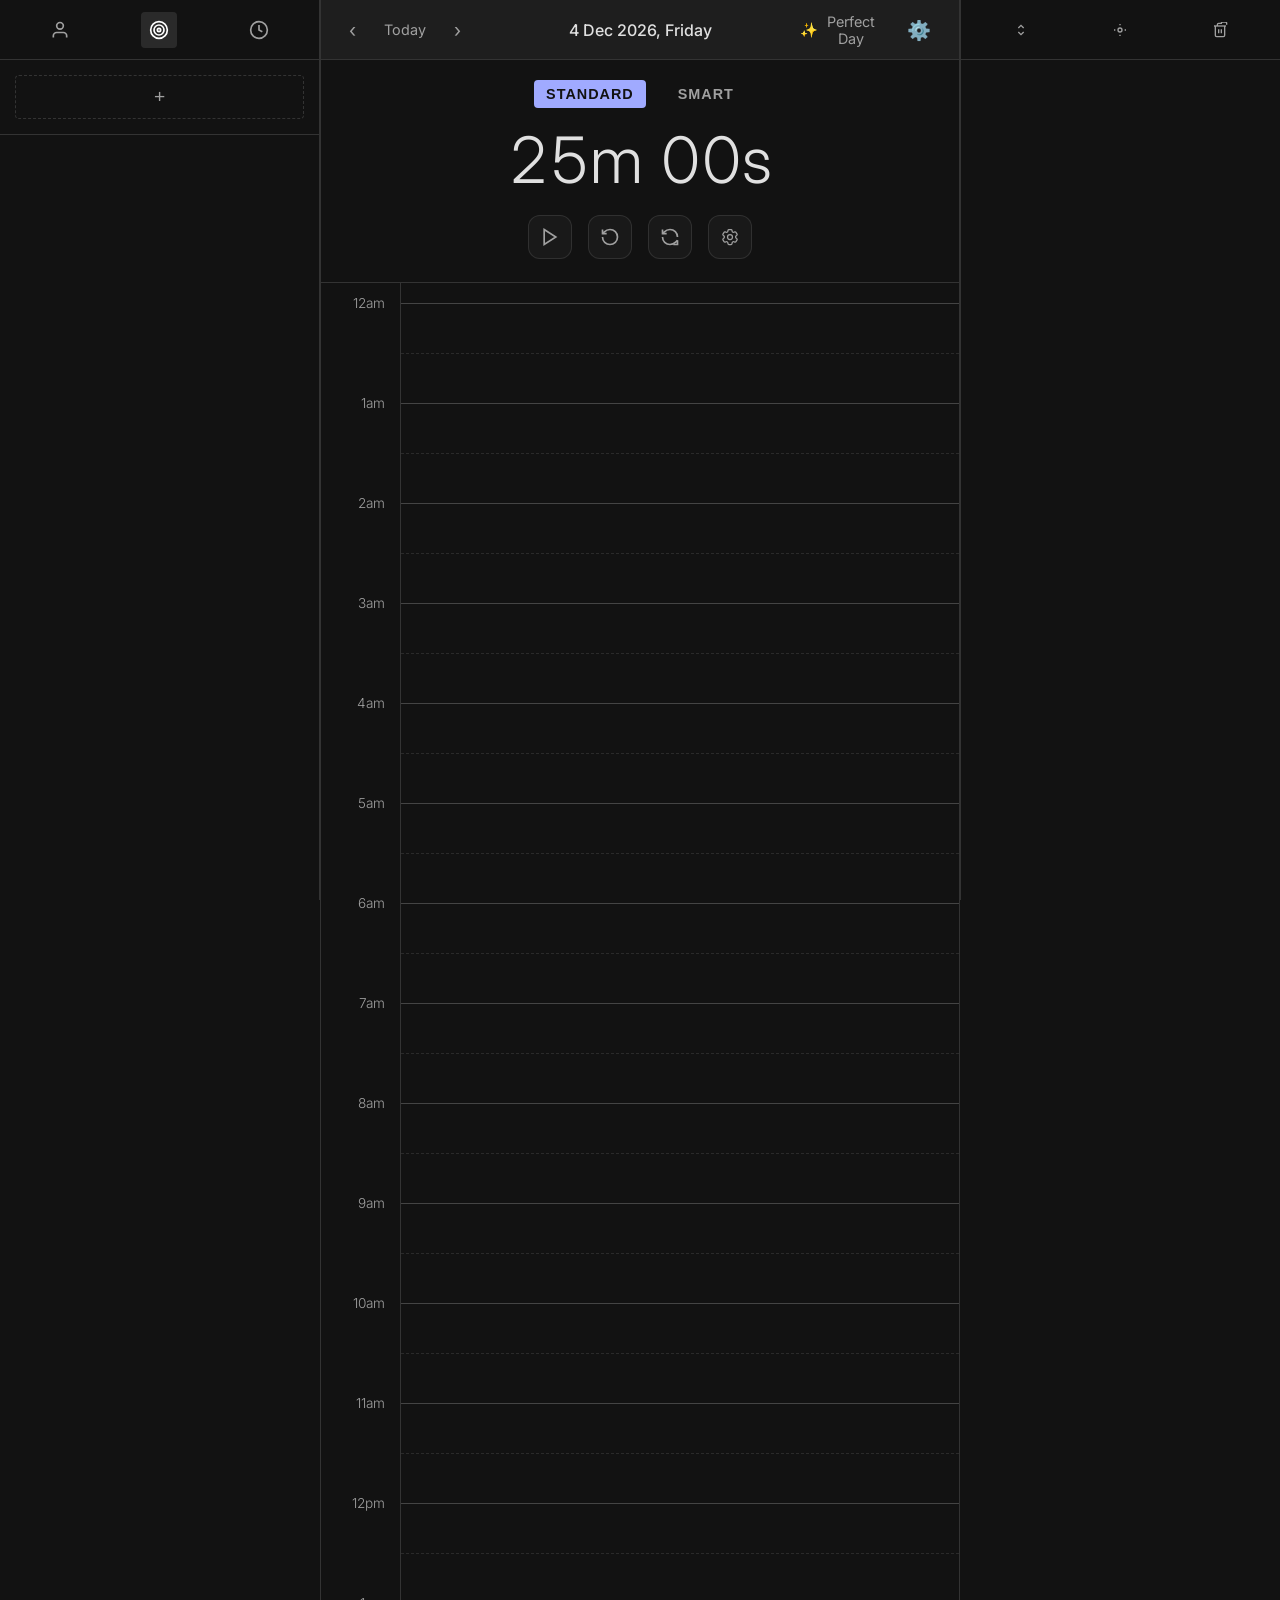
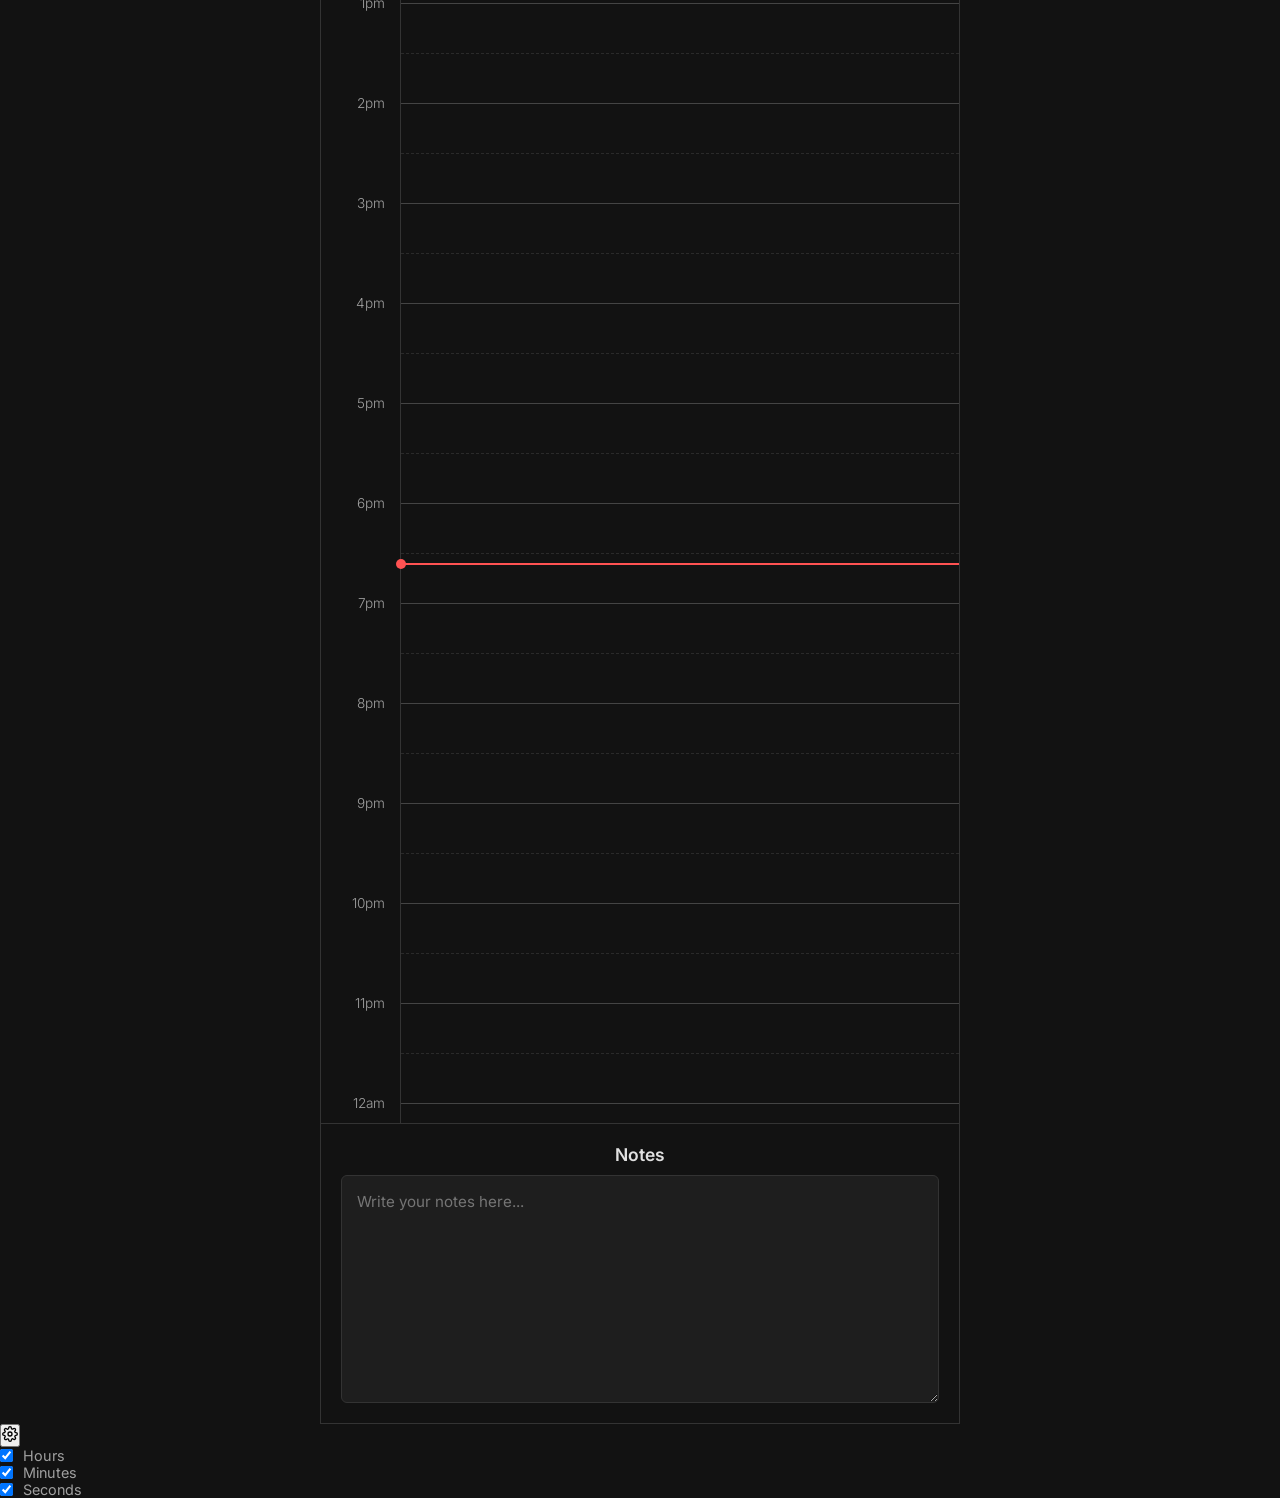
<file: index.html>
<!DOCTYPE html>
<html lang="en">

<head>
    <meta charset="UTF-8">
    <meta name="viewport" content="width=device-width, initial-scale=1.0">
    <title>Minimal Timeline</title>
    <link href="https://fonts.googleapis.com/css2?family=Inter:wght@300;400;500;600&display=swap" rel="stylesheet">

    <!-- CSS Modules -->
    <link rel="stylesheet" href="css/variables.css">
    <link rel="stylesheet" href="style.css">
    <link rel="stylesheet" href="css/components.css">
    <link rel="stylesheet" href="css/panel.css">
    <link rel="stylesheet" href="css/breakdown.css">
    <link rel="stylesheet" href="css/pomodoro.css">
    <link rel="stylesheet" href="css/countdown.css">
</head>

<body>
    <!-- Lock Screen Overlay -->
    <div id="lock-screen">
        <div class="lock-logo">M</div>
        <input type="password" id="lock-input" class="lock-input">
    </div>

    <!-- Panel Column (Left) -->
    <div id="panel-column" class="panel-column">
        <div class="panel-nav">
            <button id="panel-btn-profile" class="panel-nav-btn" title="Profile (Lock)">
                <svg width="20" height="20" viewBox="0 0 24 24" fill="none" stroke="currentColor" stroke-width="2">
                    <path d="M20 21v-2a4 4 0 0 0-4-4H8a4 4 0 0 0-4 4v2"></path>
                    <circle cx="12" cy="7" r="4"></circle>
                </svg>
            </button>
            <button id="panel-btn-ultimate" class="panel-nav-btn active" title="Ultimate (Goals)">
                <svg width="20" height="20" viewBox="0 0 24 24" fill="none" stroke="currentColor" stroke-width="2">
                    <circle cx="12" cy="12" r="10"></circle>
                    <circle cx="12" cy="12" r="6"></circle>
                    <circle cx="12" cy="12" r="2"></circle>
                </svg>
            </button>
            <button id="panel-btn-countdown" class="panel-nav-btn" title="Countdown">
                <svg width="20" height="20" viewBox="0 0 24 24" fill="none" stroke="currentColor" stroke-width="2">
                    <circle cx="12" cy="12" r="10"></circle>
                    <polyline points="12 6 12 12 16 14"></polyline>
                </svg>
            </button>
        </div>
        <div id="panel-content" class="panel-content">
            <!-- Content injected by JS -->
        </div>
    </div>

    <!-- Breakdown Column (Right) -->
    <div id="breakdown-column" class="breakdown-column">
        <div class="breakdown-nav">
            <button id="bd-btn-collapse-all" class="bd-nav-btn" title="Collapse/Expand All">
                <svg width="16" height="16" viewBox="0 0 24 24" fill="none" stroke="currentColor" stroke-width="2">
                    <path d="M8 9l4-4 4 4m0 6l-4 4-4-4"></path>
                </svg>
            </button>
            <button id="bd-btn-focus" class="bd-nav-btn" title="Focus Current Task">
                <svg width="16" height="16" viewBox="0 0 24 24" fill="none" stroke="currentColor" stroke-width="2">
                    <circle cx="12" cy="12" r="3"></circle>
                    <path d="M12 5v-2m0 18v-2m7-7h2m-18 0h2"></path>
                </svg>
            </button>
            <button id="bd-btn-delete-completed" class="bd-nav-btn" title="Delete Completed Cards">
                <svg width="16" height="16" viewBox="0 0 24 24" fill="none" stroke="currentColor" stroke-width="2">
                    <polyline points="3 6 5 6 21 6"></polyline>
                    <path
                        d="M19 6v14a2 2 0 0 1-2 2H7a2 2 0 0 1-2-2V6m3 0V4a2 2 0 0 1 2-2h4a2 2 0 0 1 2-2h4a2 2 0 0 1 2 2v2">
                    </path>
                    <line x1="10" y1="11" x2="10" y2="17"></line>
                    <line x1="14" y1="11" x2="14" y2="17"></line>
                </svg>
            </button>
        </div>
        <div id="breakdown-content" class="breakdown-content"></div>
    </div>

    <!-- Main Content Wrapper -->
    <main id="main-content">
        <header>
            <div class="nav-left">
                <button class="nav-btn icon-btn" id="prev-day">‹</button>
                <button class="nav-btn text-btn" id="today-btn">Today</button>
                <button class="nav-btn icon-btn" id="next-day">›</button>
            </div>
            <div class="nav-center">
                <div id="current-date-display"></div>
            </div>
            <div class="nav-right">
                <div class="dropdown-container">
                    <button class="nav-btn text-btn" id="perfect-day-btn">
                        <span class="icon">✨</span> Perfect Day
                    </button>
                    <div class="dropdown-menu" id="perfect-day-menu">
                        <div class="dropdown-item" id="pd-save">Save "Perfect Day"</div>
                        <div class="dropdown-item" id="pd-load">Load "Perfect Day"</div>
                        <div class="dropdown-item danger" id="pd-delete">Delete "Perfect Day"</div>
                    </div>
                </div>
                <div class="dropdown-container">
                    <button class="nav-btn icon-btn" id="settings-btn">⚙️</button>
                    <div class="dropdown-menu" id="settings-menu">
                        <div class="dropdown-item danger" id="clear-day">Clear all tasks for today</div>
                        <div class="dropdown-divider"></div>
                        <div class="dropdown-item color-picker-row">
                            <input type="color" id="color-picker-grey" value="#424242" title="Grey">
                            <input type="color" id="color-picker-orange" value="#d87d4a" title="Orange">
                            <input type="color" id="color-picker-green" value="#50c878" title="Green">
                            <input type="color" id="color-picker-blue" value="#4a90e2" title="Blue">
                        </div>
                        <div class="dropdown-divider"></div>
                        <div class="dropdown-item" id="export-data">Export Data (Backup)</div>
                        <div class="dropdown-item" id="import-data">Import Data (Restore)</div>
                        <input type="file" id="import-file" accept=".json" style="display: none;">
                    </div>
                </div>
            </div>
        </header>

        <!-- Pomodoro Section -->
        <section id="pomodoro-section" class="section-container">
            <div class="pomodoro-container">
                <div class="pomodoro-tabs">
                    <button class="tab-btn active" id="pomo-tab-standard">STANDARD</button>
                    <button class="tab-btn" id="pomo-tab-smart">SMART</button>
                </div>

                <div class="timer-display-container">
                    <div class="timer-time" id="timer-display">25m 00s</div>
                </div>

                <div class="timer-bottom-wrapper">
                    <div class="timer-task" id="timer-task-title"></div>

                    <div class="timer-controls" id="timer-controls">
                        <button class="control-icon-btn" id="pomo-btn-toggle" title="Start/Pause">
                            <svg width="24" height="24" viewBox="0 0 24 24" fill="none" stroke="currentColor"
                                stroke-width="2">
                                <polygon points="5 3 19 12 5 21 5 3"></polygon>
                            </svg>
                        </button>
                        <button class="control-icon-btn" id="pomo-btn-reset" title="Reset">
                            <svg width="24" height="24" viewBox="0 0 24 24" fill="none" stroke="currentColor"
                                stroke-width="2">
                                <path d="M3 12a9 9 0 1 0 9-9 9.75 9.75 0 0 0-6.74 2.74L3 8"></path>
                                <path d="M3 3v5h5"></path>
                            </svg>
                        </button>
                        <button class="control-icon-btn" id="pomo-btn-switch" title="Switch Work/Break">
                            <svg width="24" height="24" viewBox="0 0 24 24" fill="none" stroke="currentColor"
                                stroke-width="2">
                                <path d="M21 12a9 9 0 0 0-9-9 9.75 9.75 0 0 0-6.74 2.74L3 8"></path>
                                <path d="M3 3v5h5"></path>
                                <path d="M3 12a9 9 0 0 0 9 9 9.75 9.75 0 0 0 6.74-2.74L21 16"></path>
                                <path d="M16 21h5v-5"></path>
                            </svg>
                        </button>
                        <button class="control-icon-btn" id="pomo-btn-settings" title="Settings">
                            <svg width="24" height="24" viewBox="0 0 24 24" fill="none" stroke="currentColor"
                                stroke-width="1.5">
                                <path stroke-linecap="round" stroke-linejoin="round"
                                    d="M9.594 3.94c.09-.542.56-.94 1.11-.94h2.593c.55 0 1.02.398 1.11.94l.213 1.281c.063.374.313.686.645.87.074.04.147.083.22.127.324.196.72.257 1.075.124l1.217-.456a1.125 1.125 0 011.37.49l1.296 2.247a1.125 1.125 0 01-.26 1.431l-1.003.827c-.293.24-.438.613-.431.992a6.759 6.759 0 010 .255c-.007.378.138.75.43.99l1.005.828c.424.35.534.954.26 1.43l-1.298 2.247a1.125 1.125 0 01-1.369.491l-1.217-.456c-.355-.133-.75-.072-1.076.124a6.57 6.57 0 01-.22.128c-.331.183-.581.495-.644.869l-.213 1.28c-.09.543-.56.941-1.11.941h-2.594c-.55 0-1.02-.398-1.11-.94l-.213-1.281c-.062-.374-.312-.686-.644-.87a6.52 6.52 0 01-.22-.127c-.325-.196-.72-.257-1.076-.124l-1.217.456a1.125 1.125 0 01-1.369-.49l-1.297-2.247a1.125 1.125 0 01.26-1.431l1.004-.827c.292-.24.437-.613.43-.992a6.932 6.932 0 010-.255c.007-.378-.138-.75-.43-.99l-1.004-.828a1.125 1.125 0 01-.26-1.43l1.297-2.247a1.125 1.125 0 011.37-.491l1.216.456c.356.133.751.072 1.076-.124.072-.044.146-.087.22-.128.332-.183.582-.495.644-.869l.214-1.281z" />
                                <path stroke-linecap="round" stroke-linejoin="round"
                                    d="M15 12a3 3 0 11-6 0 3 3 0 016 0z" />
                            </svg>
                        </button>
                    </div>
                </div>
            </div>
        </section>

        <!-- Timeline Section -->
        <section id="timeline-section" class="app-container">
            <div class="time-column" id="time-column">
                <!-- Time labels generated by JS -->
            </div>
            <div class="timeline-column" id="timeline-column">
                <div id="current-time-line" class="current-time-line"></div>
                <div id="grid-background" class="grid-background">
                    <!-- Grid lines generated by JS -->
                </div>
                <div id="tasks-container" class="tasks-container">
                    <!-- Tasks injected here -->
                </div>
            </div>
        </section>

        <!-- Notes Section -->
        <section id="notes-section" class="section-container">
            <div class="notes-container">
                <h3 class="notes-header">Notes</h3>
                <textarea id="notes-input" class="notes-input" placeholder="Write your notes here..."></textarea>
            </div>
        </section>
    </main>

    <!-- Pomodoro Settings Modal -->
    <div id="pomo-settings-modal" class="modal">
        <div class="modal-content">
            <h3 style="margin-bottom: 20px; color: var(--text-primary);">Timer Settings</h3>
            <div style="margin-bottom: 15px;">
                <label style="display: block; color: var(--text-secondary); margin-bottom: 8px;">Work Duration
                    (minutes)</label>
                <input type="number" id="pomo-setting-work" value="25" min="1" max="60"
                    style="width: 100%; padding: 8px; background: #333; border: 1px solid #444; color: white; border-radius: 4px;">
            </div>
            <div style="margin-bottom: 24px;">
                <label style="display: block; color: var(--text-secondary); margin-bottom: 8px;">Break Duration
                    (minutes)</label>
                <input type="number" id="pomo-setting-break" value="5" min="1" max="60"
                    style="width: 100%; padding: 8px; background: #333; border: 1px solid #444; color: white; border-radius: 4px;">
            </div>
            <div style="margin-bottom: 24px; display: flex; align-items: center; gap: 10px;">
                <input type="checkbox" id="pomo-setting-auto" checked
                    style="width: 16px; height: 16px; cursor: pointer;">
                <label for="pomo-setting-auto" style="color: var(--text-secondary); cursor: pointer;">Auto-start next
                    timer</label>
            </div>
            <div class="modal-actions">
                <button class="modal-btn cancel" id="pomo-settings-cancel">Cancel</button>
                <button class="modal-btn confirm" id="pomo-settings-save">Save</button>
            </div>
        </div>
    </div>

    <!-- Confirmation Modal -->
    <div id="confirm-modal" class="modal">
        <div class="modal-content">
            <p id="modal-message">Are you sure?</p>
            <div class="modal-actions">
                <button class="modal-btn cancel" id="modal-cancel">Cancel</button>
                <button class="modal-btn confirm" id="modal-confirm">Confirm</button>
            </div>
        </div>
    </div>

    <!-- Countdown Card -->
    <div id="countdown-card">
        <div class="countdown-header">
            <button id="countdown-settings-btn" class="countdown-settings-btn" title="Settings">
                <svg width="16" height="16" viewBox="0 0 24 24" fill="none" stroke="currentColor" stroke-width="2">
                    <circle cx="12" cy="12" r="3"></circle>
                    <path
                        d="M19.4 15a1.65 1.65 0 0 0 .33 1.82l.06.06a2 2 0 0 1 0 2.83 2 2 0 0 1-2.83 0l-.06-.06a1.65 1.65 0 0 0-1.82-.33 1.65 1.65 0 0 0-1 1.51V21a2 2 0 0 1-2 2 2 2 0 0 1-2-2v-.09A1.65 1.65 0 0 0 9 19.4a1.65 1.65 0 0 0-1.82.33l-.06.06a2 2 0 0 1-2.83 0 2 2 0 0 1 0-2.83l.06-.06a1.65 1.65 0 0 0 .33-1.82 1.65 1.65 0 0 0-1.51-1H3a2 2 0 0 1-2-2 2 2 0 0 1 2-2h.09A1.65 1.65 0 0 0 4.6 9a1.65 1.65 0 0 0-.33-1.82l-.06-.06a2 2 0 0 1 0-2.83 2 2 0 0 1 2.83 0l.06.06a1.65 1.65 0 0 0 1.82.33H9a1.65 1.65 0 0 0 1-1.51V3a2 2 0 0 1 2-2 2 2 0 0 1 2 2v.09a1.65 1.65 0 0 0 1 1.51 1.65 1.65 0 0 0 1.82-.33l.06-.06a2 2 0 0 1 2.83 0 2 2 0 0 1 0 2.83l-.06.06a1.65 1.65 0 0 0-.33 1.82V9a1.65 1.65 0 0 0 1.51 1H21a2 2 0 0 1 2 2 2 2 0 0 1-2 2h-.09a1.65 1.65 0 0 0-1.51 1z">
                    </path>
                </svg>
            </button>
            <div id="countdown-settings-menu" class="countdown-settings-menu">
                <label class="countdown-option">
                    <input type="checkbox" id="cd-opt-hours" checked> Hours
                </label>
                <label class="countdown-option">
                    <input type="checkbox" id="cd-opt-minutes" checked> Minutes
                </label>
                <label class="countdown-option">
                    <input type="checkbox" id="cd-opt-seconds" checked> Seconds
                </label>
            </div>
        </div>
        <div id="countdown-display" class="countdown-display">
            <!-- Injected by JS -->
        </div>
    </div>

    <!-- JS Modules (Order Matters) -->
    <script src="js/constants.js"></script>
    <script src="js/state.js"></script>
    <script src="js/utils.js"></script>
    <script src="js/modal.js"></script>
    <script src="js/nav.js"></script>
    <script src="js/pomodoro.js"></script>
    <script src="js/timeline.js"></script>
    <script src="js/breakdown.js"></script>
    <script src="js/notes.js"></script>
    <script src="js/panel.js"></script>
    <script src="js/ultimate.js"></script>
    <script src="js/client.js"></script>
    <script src="js/countdown.js"></script>
    <script src="js/perfectday.js"></script>
    <script src="js/app.js"></script>
</body>

</html>
</file>
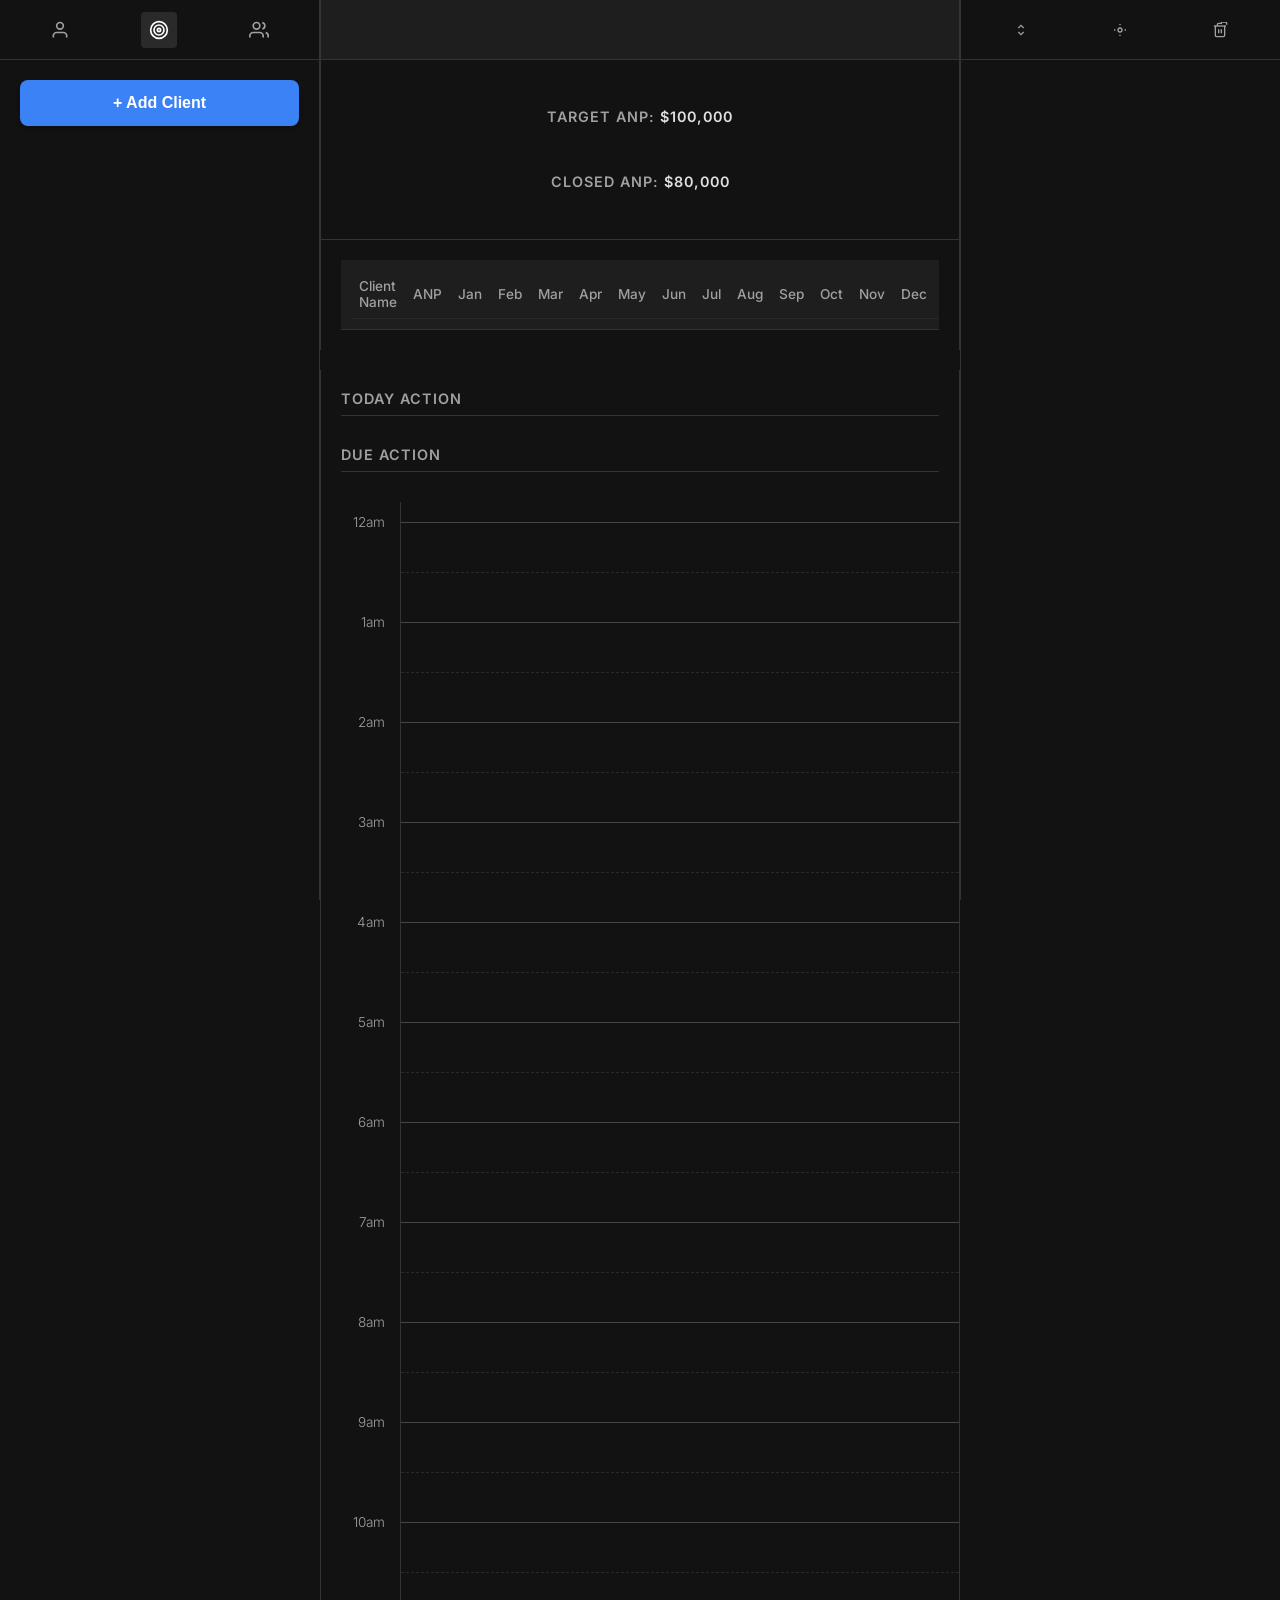
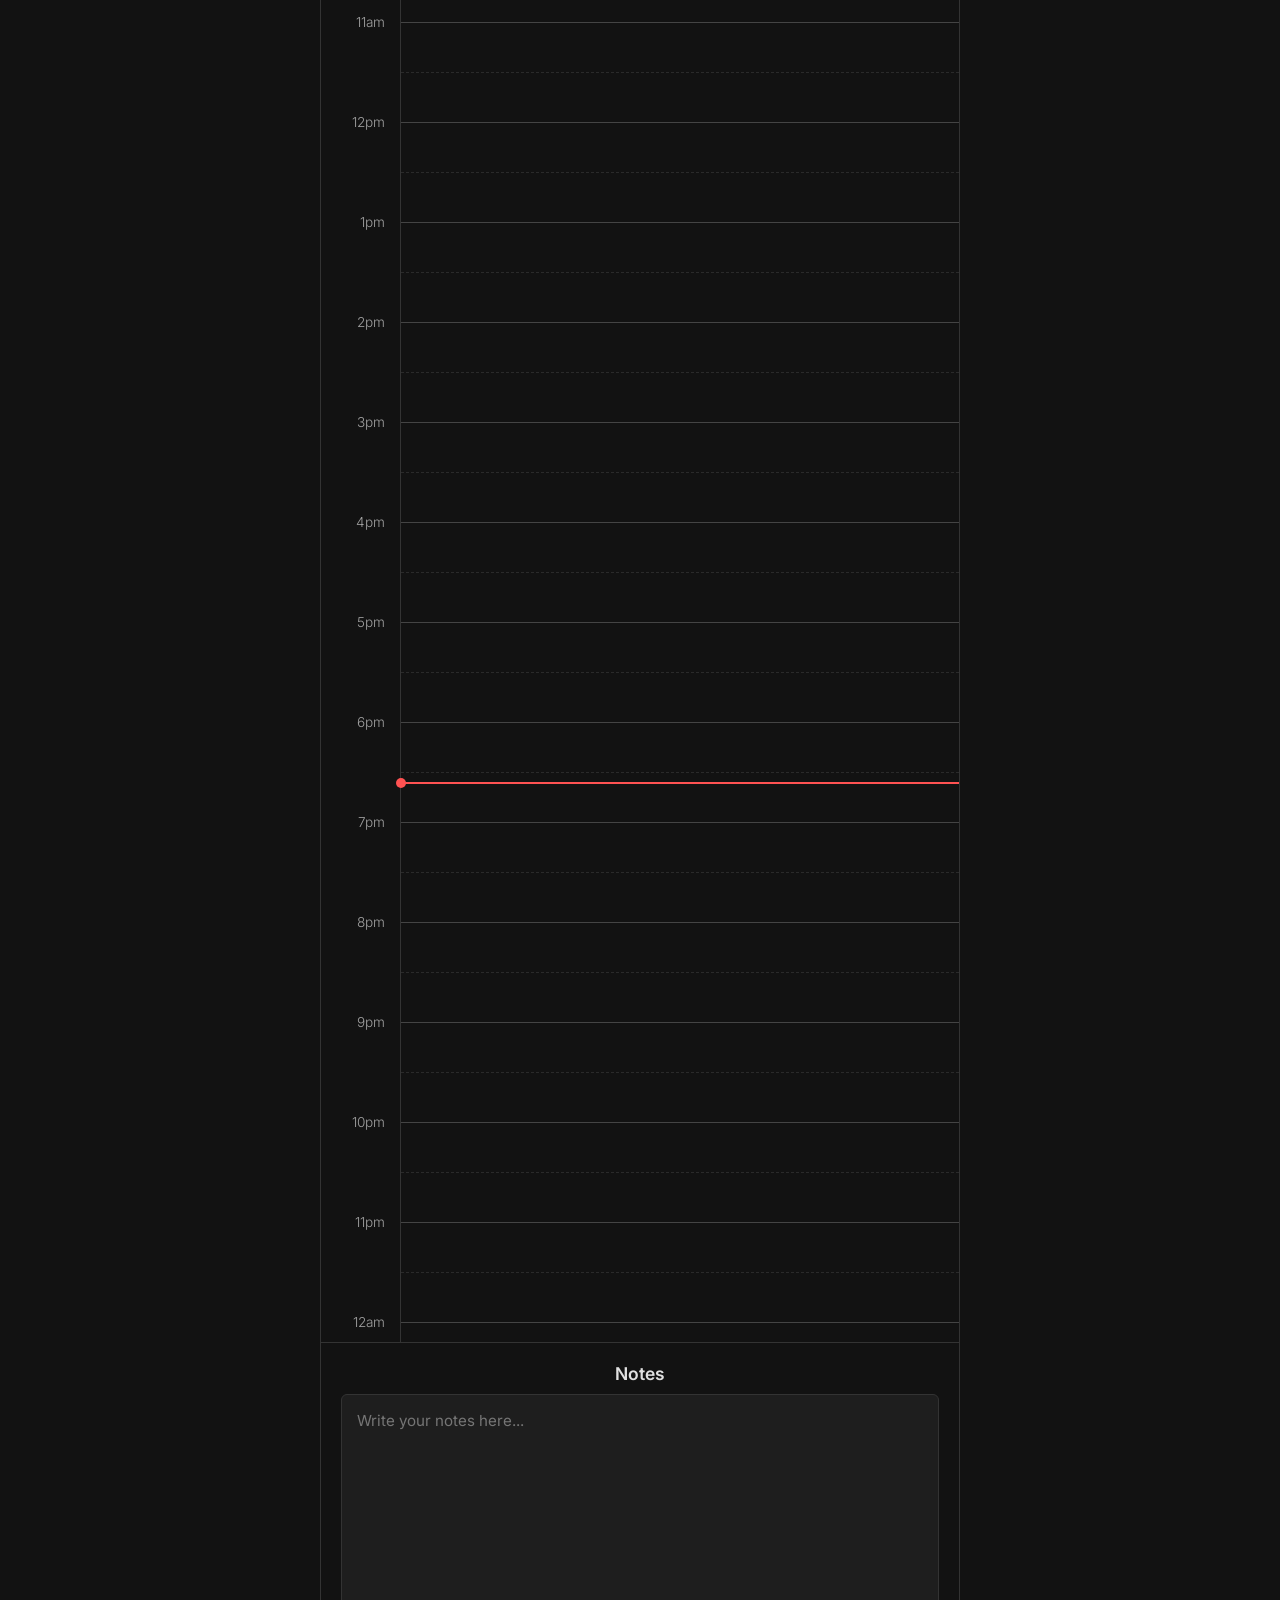
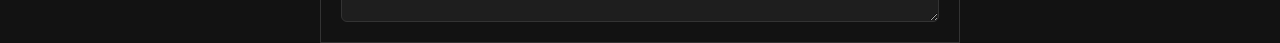
<file: avatar.html>
<!DOCTYPE html>
<html lang="en">

<head>
    <meta charset="UTF-8">
    <meta name="viewport" content="width=device-width, initial-scale=1.0">
    <title>Minimal Timeline</title>
    <link href="https://fonts.googleapis.com/css2?family=Inter:wght@300;400;500;600&display=swap" rel="stylesheet">

    <!-- CSS Modules -->
    <link rel="stylesheet" href="css/variables.css">
    <link rel="stylesheet" href="style.css">
    <link rel="stylesheet" href="css/components.css">
    <link rel="stylesheet" href="css/panel.css">
    <link rel="stylesheet" href="css/breakdown.css">
    <link rel="stylesheet" href="css/pomodoro.css">
    <link rel="stylesheet" href="css/client.css">
</head>

<body>
    <!-- Lock Screen Overlay -->
    <div id="lock-screen">
        <div class="lock-logo">S E E D</div>
        <input type="password" id="lock-input" class="lock-input">
    </div>

    <!-- Panel Column (Left) -->
    <div id="panel-column" class="panel-column">
        <div class="panel-nav">
            <button id="panel-btn-profile" class="panel-nav-btn" title="Profile (Lock)">
                <svg width="20" height="20" viewBox="0 0 24 24" fill="none" stroke="currentColor" stroke-width="2">
                    <path d="M20 21v-2a4 4 0 0 0-4-4H8a4 4 0 0 0-4 4v2"></path>
                    <circle cx="12" cy="7" r="4"></circle>
                </svg>
            </button>
            <button id="panel-btn-ultimate" class="panel-nav-btn active" title="Ultimate (Goals)">
                <svg width="20" height="20" viewBox="0 0 24 24" fill="none" stroke="currentColor" stroke-width="2">
                    <circle cx="12" cy="12" r="10"></circle>
                    <circle cx="12" cy="12" r="6"></circle>
                    <circle cx="12" cy="12" r="2"></circle>
                </svg>
            </button>
            <button id="panel-btn-client" class="panel-nav-btn" title="Clients">
                <svg width="20" height="20" viewBox="0 0 24 24" fill="none" stroke="currentColor" stroke-width="2">
                    <path d="M17 21v-2a4 4 0 0 0-4-4H5a4 4 0 0 0-4 4v2"></path>
                    <circle cx="9" cy="7" r="4"></circle>
                    <path d="M23 21v-2a4 4 0 0 0-3-3.87"></path>
                    <path d="M16 3.13a4 4 0 0 1 0 7.75"></path>
                </svg>
            </button>
        </div>
        <div id="panel-content" class="panel-content">
            <!-- Content injected by JS -->
        </div>
    </div>

    <!-- Breakdown Column (Right) -->
    <div id="breakdown-column" class="breakdown-column">
        <div class="breakdown-nav">
            <button id="bd-btn-collapse-all" class="bd-nav-btn" title="Collapse/Expand All">
                <svg width="16" height="16" viewBox="0 0 24 24" fill="none" stroke="currentColor" stroke-width="2">
                    <path d="M8 9l4-4 4 4m0 6l-4 4-4-4"></path>
                </svg>
            </button>
            <button id="bd-btn-focus" class="bd-nav-btn" title="Focus Current Task">
                <svg width="16" height="16" viewBox="0 0 24 24" fill="none" stroke="currentColor" stroke-width="2">
                    <circle cx="12" cy="12" r="3"></circle>
                    <path d="M12 5v-2m0 18v-2m7-7h2m-18 0h2"></path>
                </svg>
            </button>
            <button id="bd-btn-delete-completed" class="bd-nav-btn" title="Delete Completed Cards">
                <svg width="16" height="16" viewBox="0 0 24 24" fill="none" stroke="currentColor" stroke-width="2">
                    <polyline points="3 6 5 6 21 6"></polyline>
                    <path
                        d="M19 6v14a2 2 0 0 1-2 2H7a2 2 0 0 1-2-2V6m3 0V4a2 2 0 0 1 2-2h4a2 2 0 0 1 2-2h4a2 2 0 0 1 2 2v2">
                    </path>
                    <line x1="10" y1="11" x2="10" y2="17"></line>
                    <line x1="14" y1="11" x2="14" y2="17"></line>
                </svg>
            </button>
        </div>
        <div id="breakdown-content" class="breakdown-content"></div>
    </div>

    <!-- Main Content Wrapper -->
    <main id="main-content">
        <header>
            <!-- Header cleared as requested -->
        </header>

        <!-- Stats Section (formerly Pomodoro) -->
        <section id="pomodoro-section" class="section-container" style="padding: 0; height: 180px;">
            <div id="sales-monitor" class="sales-monitor-row"
                style="border: none; padding: 0; background: transparent; height: 100%; width: 100%; flex-direction: column; align-items: center; justify-content: space-evenly; gap: 0;">
                <div class="anp-stat"
                    style="font-size: 0.9rem; font-weight: 600; letter-spacing: 1px; text-transform: uppercase; color: var(--text-secondary); margin: 0; line-height: 1;">
                    Target ANP: <span style="color: var(--text-primary);">$100,000</span>
                </div>
                <div class="anp-stat"
                    style="font-size: 0.9rem; font-weight: 600; letter-spacing: 1px; text-transform: uppercase; color: var(--text-secondary); margin: 0; line-height: 1;">
                    Closed ANP: <span style="color: var(--text-primary);">$80,000</span>
                </div>
            </div>
        </section>

        <!-- Sales Table Section -->
        <section id="sales-table-section" class="section-container" style="padding: 20px; min-height: auto;">
            <div class="sales-table-container" style="overflow-x: auto;">
                <table class="sales-table" style="width: 100%; border-collapse: collapse; font-size: 0.85rem;">
                    <thead>
                        <tr style="border-bottom: 1px solid var(--border-color); color: var(--text-secondary);">
                            <th style="text-align: left; padding: 8px;">Client Name</th>
                            <th style="text-align: right; padding: 8px;">ANP</th>
                            <th style="text-align: right; padding: 8px;">Jan</th>
                            <th style="text-align: right; padding: 8px;">Feb</th>
                            <th style="text-align: right; padding: 8px;">Mar</th>
                            <th style="text-align: right; padding: 8px;">Apr</th>
                            <th style="text-align: right; padding: 8px;">May</th>
                            <th style="text-align: right; padding: 8px;">Jun</th>
                            <th style="text-align: right; padding: 8px;">Jul</th>
                            <th style="text-align: right; padding: 8px;">Aug</th>
                            <th style="text-align: right; padding: 8px;">Sep</th>
                            <th style="text-align: right; padding: 8px;">Oct</th>
                            <th style="text-align: right; padding: 8px;">Nov</th>
                            <th style="text-align: right; padding: 8px;">Dec</th>
                            <th style="text-align: right; padding: 8px;">Forward</th>
                        </tr>
                    </thead>
                    <tbody id="sales-table-body">
                        <!-- Rows injected by JS -->
                    </tbody>
                </table>
            </div>
        </section>

        <!-- Action Section (Vertical Layout) -->
        <section id="action-section" class="section-container"
            style="margin-top: 20px; display: flex; flex-direction: column; gap: 20px; padding: 20px;">

            <!-- Today Action -->
            <div style="display: flex; flex-direction: column; gap: 10px;">
                <div class="action-header"
                    style="color: var(--text-secondary); font-size: 0.9rem; font-weight: 600; letter-spacing: 1px; text-transform: uppercase; border-bottom: 1px solid var(--border-color); padding-bottom: 8px;">
                    Today Action</div>
                <div id="today-action-container" style="display: flex; flex-direction: column; gap: 8px;">
                    <!-- Injected by JS -->
                </div>
            </div>

            <!-- Due Action -->
            <div style="display: flex; flex-direction: column; gap: 10px;">
                <div class="action-header"
                    style="color: var(--text-secondary); font-size: 0.9rem; font-weight: 600; letter-spacing: 1px; text-transform: uppercase; border-bottom: 1px solid var(--border-color); padding-bottom: 8px;">
                    Due Action</div>
                <div id="due-action-container" style="display: flex; flex-direction: column; gap: 8px;">
                    <!-- Injected by JS -->
                </div>
            </div>
        </section>

        <!-- Timeline Section -->
        <section id="timeline-section" class="app-container">
            <div class="time-column" id="time-column">
                <!-- Time labels generated by JS -->
            </div>
            <div class="timeline-column" id="timeline-column">
                <div id="current-time-line" class="current-time-line"></div>
                <div id="grid-background" class="grid-background">
                    <!-- Grid lines generated by JS -->
                </div>
                <div id="tasks-container" class="tasks-container">
                    <!-- Tasks injected here -->
                </div>
            </div>
        </section>

        <!-- Notes Section -->
        <section id="notes-section" class="section-container">
            <div class="notes-container">
                <h3 class="notes-header">Notes</h3>
                <textarea id="notes-input" class="notes-input" placeholder="Write your notes here..."></textarea>
            </div>
        </section>
    </main>

    <!-- Pomodoro Settings Modal -->
    <div id="pomo-settings-modal" class="modal">
        <div class="modal-content">
            <h3 style="margin-bottom: 20px; color: var(--text-primary);">Timer Settings</h3>
            <div style="margin-bottom: 15px;">
                <label style="display: block; color: var(--text-secondary); margin-bottom: 8px;">Work Duration
                    (minutes)</label>
                <input type="number" id="pomo-setting-work" value="25" min="1" max="60"
                    style="width: 100%; padding: 8px; background: #333; border: 1px solid #444; color: white; border-radius: 4px;">
            </div>
            <div style="margin-bottom: 24px;">
                <label style="display: block; color: var(--text-secondary); margin-bottom: 8px;">Break Duration
                    (minutes)</label>
                <input type="number" id="pomo-setting-break" value="5" min="1" max="60"
                    style="width: 100%; padding: 8px; background: #333; border: 1px solid #444; color: white; border-radius: 4px;">
            </div>
            <div style="margin-bottom: 24px; display: flex; align-items: center; gap: 10px;">
                <input type="checkbox" id="pomo-setting-auto" checked
                    style="width: 16px; height: 16px; cursor: pointer;">
                <label for="pomo-setting-auto" style="color: var(--text-secondary); cursor: pointer;">Auto-start next
                    timer</label>
            </div>
            <div class="modal-actions">
                <button class="modal-btn cancel" id="pomo-settings-cancel">Cancel</button>
                <button class="modal-btn confirm" id="pomo-settings-save">Save</button>
            </div>
        </div>
    </div>

    <!-- Confirmation Modal -->
    <div id="confirm-modal" class="modal">
        <div class="modal-content">
            <p id="modal-message">Are you sure?</p>
            <div class="modal-actions">
                <button class="modal-btn cancel" id="modal-cancel">Cancel</button>
                <button class="modal-btn confirm" id="modal-confirm">Confirm</button>
            </div>
        </div>
    </div>

    <!-- JS Modules (Order Matters) -->
    <script src="js/constants.js"></script>
    <script src="js/state.js"></script>
    <script src="js/utils.js"></script>
    <script src="js/modal.js"></script>
    <!-- nav.js removed -->
    <!-- pomodoro.js removed -->
    <script src="js/timeline.js"></script>
    <script src="js/breakdown.js"></script>
    <script src="js/notes.js"></script>
    <script src="js/panel.js"></script>
    <script src="js/ultimate.js"></script>
    <script src="js/client.js"></script>
    <script src="js/perfectday.js"></script>
    <script src="js/app.js"></script>
</body>

</html>
</file>
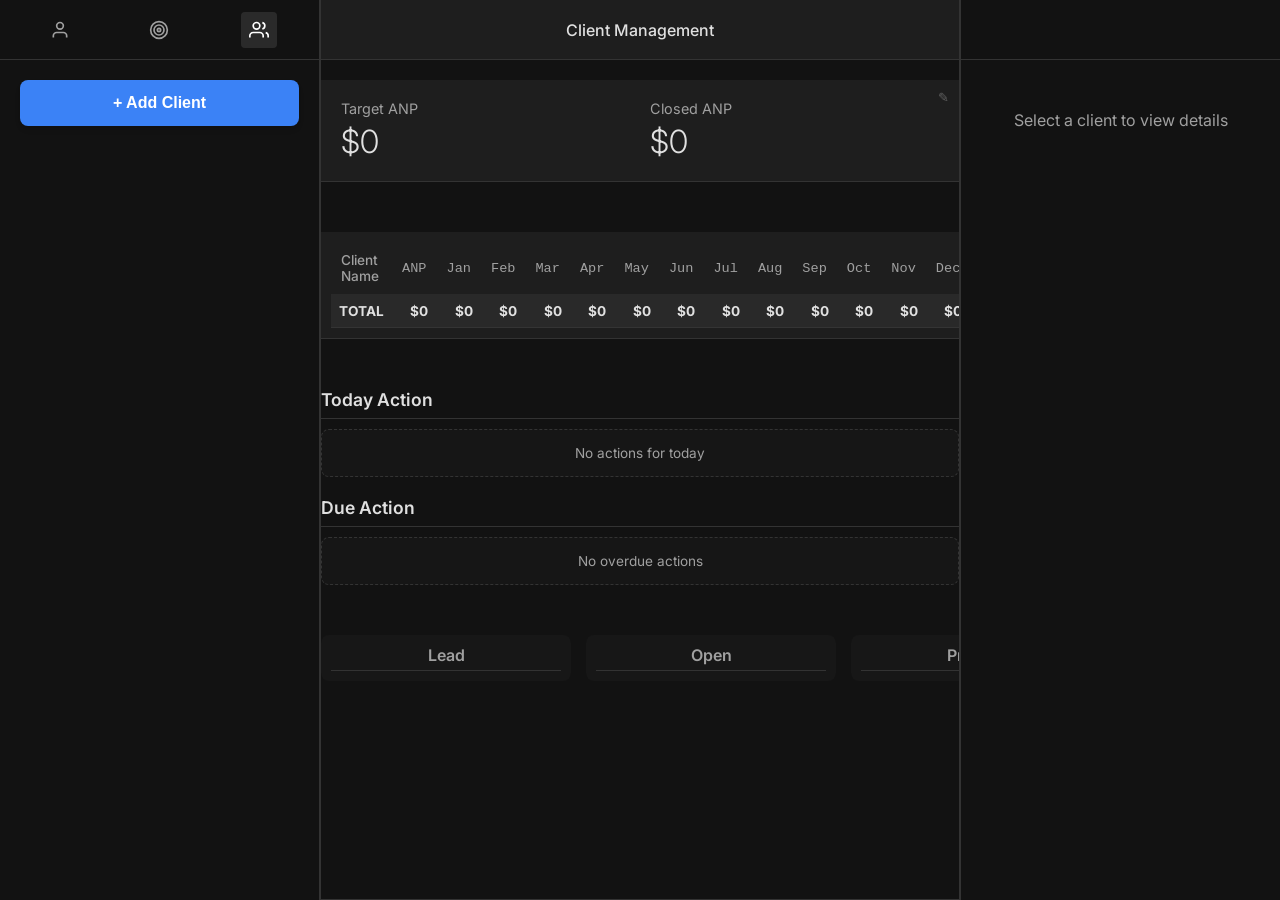
<file: client.html>
<!DOCTYPE html>
<html lang="en">

<head>
    <meta charset="UTF-8">
    <meta name="viewport" content="width=device-width, initial-scale=1.0">
    <title>Client Management - Minimal</title>
    <link href="https://fonts.googleapis.com/css2?family=Inter:wght@300;400;500;600&display=swap" rel="stylesheet">

    <!-- CSS Modules -->
    <link rel="stylesheet" href="css/variables.css">
    <link rel="stylesheet" href="style.css"> <!-- Base styles -->
    <link rel="stylesheet" href="css/panel.css"> <!-- Panel styles -->
    <link rel="stylesheet" href="css/breakdown.css"> <!-- Breakdown styles -->
    <link rel="stylesheet" href="css/client.css"> <!-- Client specific styles -->
</head>

<body>
    <!-- Panel Column (Left) -->
    <div id="panel-column" class="panel-column">
        <div class="panel-nav">
            <button id="panel-btn-profile" class="panel-nav-btn" title="Profile (Lock)">
                <svg width="20" height="20" viewBox="0 0 24 24" fill="none" stroke="currentColor" stroke-width="2">
                    <path d="M20 21v-2a4 4 0 0 0-4-4H8a4 4 0 0 0-4 4v2"></path>
                    <circle cx="12" cy="7" r="4"></circle>
                </svg>
            </button>
            <button id="panel-btn-ultimate" class="panel-nav-btn" title="Back to Timeline">
                <svg width="20" height="20" viewBox="0 0 24 24" fill="none" stroke="currentColor" stroke-width="2">
                    <circle cx="12" cy="12" r="10"></circle>
                    <circle cx="12" cy="12" r="6"></circle>
                    <circle cx="12" cy="12" r="2"></circle>
                </svg>
            </button>
            <button id="panel-btn-client" class="panel-nav-btn active" title="Clients">
                <svg width="20" height="20" viewBox="0 0 24 24" fill="none" stroke="currentColor" stroke-width="2">
                    <path d="M17 21v-2a4 4 0 0 0-4-4H5a4 4 0 0 0-4 4v2"></path>
                    <circle cx="9" cy="7" r="4"></circle>
                    <path d="M23 21v-2a4 4 0 0 0-3-3.87"></path>
                    <path d="M16 3.13a4 4 0 0 1 0 7.75"></path>
                </svg>
            </button>
        </div>

        <!-- Create Client Section -->
        <div class="create-client-section">
            <button class="btn-add-client"
                onclick="document.getElementById('create-client-form').style.display = 'flex'">+ Add Client</button>

            <div id="create-client-form" class="create-client-form" style="display: none;">
                <div class="form-group">
                    <label class="form-label">Client Name</label>
                    <input type="text" id="input-name" class="form-input">
                </div>
                <div class="form-group">
                    <label class="form-label">Stage</label>
                    <select id="input-stage" class="form-select">
                        <option value="Lead">Lead</option>
                        <option value="Open">Open</option>
                        <option value="Present">Present</option>
                        <option value="Close">Close</option>
                        <option value="Follow Up">Follow Up</option>
                        <option value="Client">Client</option>
                        <option value="KIV">KIV</option>
                    </select>
                </div>
                <div class="form-group">
                    <label class="form-label">Product Recommended</label>
                    <input type="text" id="input-product" class="form-input">
                </div>
                <div class="form-group">
                    <label class="form-label">Potential ANP</label>
                    <input type="number" id="input-anp" class="form-input" placeholder="0.00">
                </div>
                <div class="form-group">
                    <label class="form-label">Action Date</label>
                    <input type="date" id="input-date" class="form-input">
                </div>
                <div class="form-group">
                    <label class="form-label">Contact</label>
                    <input type="text" id="input-contact" class="form-input">
                </div>
                <div class="form-group">
                    <label class="form-label">Notes</label>
                    <textarea id="input-notes" class="form-textarea"></textarea>
                </div>
                <div class="form-actions">
                    <button id="btn-cancel-client" class="btn-cancel">Cancel</button>
                    <button id="btn-save-client" class="btn-save">Save</button>
                </div>
            </div>
        </div>
    </div>

    <!-- Breakdown Column (Right) -> Client Profile Section -->
    <div id="breakdown-column" class="breakdown-column">
        <div class="breakdown-nav">
            <!-- Placeholder for alignment with index.html -->
        </div>
        <div id="client-profile-section" class="client-profile-section">
            <div style="color: var(--text-secondary); text-align: center; margin-top: 50px;">
                Select a client to view details
            </div>
        </div>
    </div>

    <!-- Main Content Wrapper (Middle) -->
    <main id="main-content">
        <header>
            <div class="nav-center">Client Management</div>
        </header>

        <!-- Client Management Section -->
        <section class="client-management-section app-container">

            <!-- Row 1: Sales Monitor -->
            <div id="sales-monitor" class="sales-monitor-row">
                <div class="sales-card">
                    <span class="sales-label">Target ANP</span>
                    <span class="sales-value" id="display-target-anp">$0</span>
                </div>
                <div class="sales-card">
                    <span class="sales-label">Closed ANP</span>
                    <span class="sales-value" id="display-closed-anp">$0</span>
                </div>
                <button id="btn-edit-target" class="btn-edit-sales" title="Edit Target">✎</button>
            </div>

            <!-- Row 2: Sales Table -->
            <div class="sales-table-container">
                <table class="sales-table">
                    <thead>
                        <tr>
                            <th>Client Name</th>
                            <th class="col-money">ANP</th>
                            <th class="col-money">Jan</th>
                            <th class="col-money">Feb</th>
                            <th class="col-money">Mar</th>
                            <th class="col-money">Apr</th>
                            <th class="col-money">May</th>
                            <th class="col-money">Jun</th>
                            <th class="col-money">Jul</th>
                            <th class="col-money">Aug</th>
                            <th class="col-money">Sep</th>
                            <th class="col-money">Oct</th>
                            <th class="col-money">Nov</th>
                            <th class="col-money">Dec</th>
                            <th class="col-money">Forward</th>
                        </tr>
                    </thead>
                    <tbody id="sales-table-body">
                        <!-- Rows injected by JS -->
                    </tbody>
                </table>
            </div>

            <!-- Row 3: Actions -->
            <div class="action-row">
                <div class="action-group">
                    <div class="section-header">Today Action</div>
                    <div id="today-action-container" style="display: flex; flex-direction: column; gap: 10px;"></div>
                </div>
                <div class="action-group">
                    <div class="section-header">Due Action</div>
                    <div id="due-action-container" style="display: flex; flex-direction: column; gap: 10px;"></div>
                </div>
            </div>

            <!-- Row 4: Sorting System -->
            <div class="sorting-row" id="sorting-container">
                <!-- Columns injected by JS -->
            </div>

        </section>
    </main>

    <script src="js/client.js"></script>
</body>

</html>
</file>
<file: css/variables.css>
:root {
    --bg-color: #121212;
    --surface-color: #1e1e1e;
    --border-color: #333;
    --text-primary: #e0e0e0;
    --text-secondary: #a0a0a0;
    --accent-grey: #424242;
    --accent-orange: #d87d4a;
    --accent-blue: #4a90e2;
    --accent-green: #50c878;
    --line-hour: #444;
    --line-half: #2a2a2a;
    --time-slot-height: 100px;
}
</file>
<file: style.css>
/* --- Global & Layout --- */
:root {
    --bg-color: #121212;
    --surface-color: #1e1e1e;
    --border-color: #333;
    --text-primary: #e0e0e0;
    --text-secondary: #a0a0a0;
    --accent-grey: #424242;
    --accent-orange: #d87d4a;
    --accent-blue: #4a90e2;
    --accent-green: #50c878;
    --line-hour: #444;
    --line-half: #2a2a2a;
    --time-slot-height: 100px;
}

* {
    box-sizing: border-box;
    margin: 0;
    padding: 0;
}

body {
    font-family: 'Inter', sans-serif;
    background-color: var(--bg-color);
    color: var(--text-primary);
    margin: 0;
    padding: 0;
    overflow-x: hidden;
    min-height: 100vh;
}

/* Main Content Wrapper */
#main-content {
    margin-left: 320px;
    margin-right: 320px;
    min-height: 100vh;
    display: flex;
    flex-direction: column;
}

/* --- Layout Containers --- */
header,
.section-container,
.app-container {
    width: 100%;
    max-width: 1200px;
    margin: 0 auto;
    box-sizing: border-box;
}

.section-container {
    border-left: 1px solid var(--border-color);
    border-right: 1px solid var(--border-color);
    background-color: var(--bg-color);
}

/* --- Navigation Section --- */
header {
    height: 60px;
    display: flex;
    justify-content: space-between;
    align-items: center;
    padding: 0 20px;
    border-bottom: 1px solid var(--border-color);
    background-color: var(--surface-color);
    z-index: 200;
    border-left: 1px solid var(--border-color);
    border-right: 1px solid var(--border-color);
    position: sticky;
    top: 0;
    user-select: none;
}

.nav-left,
.nav-right {
    display: flex;
    align-items: center;
    gap: 10px;
    flex: 1;
}

.nav-right {
    justify-content: flex-end;
}

.nav-center {
    flex: 2;
    display: flex;
    justify-content: center;
    font-size: 1rem;
    font-weight: 500;
    color: var(--text-primary);
}

.nav-btn {
    background: transparent;
    border: none;
    color: var(--text-secondary);
    cursor: pointer;
    padding: 6px 10px;
    border-radius: 4px;
    transition: all 0.2s;
    font-family: inherit;
    font-size: 0.9rem;
    display: flex;
    align-items: center;
    gap: 6px;
}

.nav-btn:hover {
    background-color: rgba(255, 255, 255, 0.05);
    color: var(--text-primary);
}

.nav-btn.icon-btn {
    font-size: 1.2rem;
    padding: 4px 8px;
}

/* Dropdowns */
.dropdown-container {
    position: relative;
}

.dropdown-menu {
    position: absolute;
    top: 100%;
    right: 0;
    margin-top: 8px;
    background-color: #252525;
    border: 1px solid var(--border-color);
    border-radius: 6px;
    min-width: 220px;
    box-shadow: 0 4px 20px rgba(0, 0, 0, 0.5);
    display: none;
    flex-direction: column;
    padding: 4px 0;
    z-index: 100;
    color: var(--text-secondary);
}

.dropdown-menu.show {
    display: flex;
}

.dropdown-item {
    padding: 10px 16px;
    cursor: pointer;
    transition: background-color 0.2s;
    font-size: 0.9rem;
}

.dropdown-item:hover {
    background-color: rgba(255, 255, 255, 0.1);
    color: var(--text-primary);
}

.dropdown-item.danger {
    color: #ff5252;
}

.dropdown-item.danger:hover {
    background-color: rgba(255, 82, 82, 0.1);
}

.dropdown-divider {
    height: 1px;
    background-color: var(--border-color);
    margin: 4px 0;
}

.color-picker-row {
    display: flex;
    justify-content: space-between;
    padding: 8px 16px;
}

.color-picker-row input[type="color"] {
    width: 24px;
    height: 24px;
    border: none;
    border-radius: 50%;
    cursor: pointer;
    padding: 0;
    background: none;
}

.tab-btn.active {
    background-color: #a0aaff;
    color: #121212;
}

.timer-display-container {
    text-align: center;
}

.timer-time {
    font-size: 4rem;
    font-weight: 300;
    color: var(--text-primary);
    font-variant-numeric: tabular-nums;
    line-height: 1;
}

.timer-bottom-wrapper {
    height: 50px;
    width: 100%;
    display: flex;
    align-items: center;
    justify-content: center;
    position: relative;
}

.timer-task {
    font-size: 1rem;
    color: var(--text-secondary);
    width: 100%;
    text-align: center;
    display: flex;
    justify-content: center;
    align-items: center;
    animation: fadeIn 0.3s ease;
}

.timer-controls {
    display: flex;
    gap: 16px;
    align-items: center;
    justify-content: center;
}

.control-icon-btn {
    background: transparent;
    border: 1px solid transparent;
    color: var(--text-secondary);
    cursor: pointer;
    padding: 8px;
    border-radius: 50%;
    display: flex;
    align-items: center;
    justify-content: center;
    transition: all 0.2s;
}

.control-icon-btn:hover {
    background-color: rgba(255, 255, 255, 0.1);
    color: var(--text-primary);
    border-color: rgba(255, 255, 255, 0.3);
    transform: translateY(-2px);
}

.control-icon-btn:active {
    transform: translateY(0);
}

.control-icon-btn svg {
    width: 20px;
    height: 20px;
}

@keyframes fadeIn {
    from {
        opacity: 0;
        transform: translateY(5px);
    }

    to {
        opacity: 1;
        transform: translateY(0);
    }
}

/* --- Timeline Section --- */
.app-container {
    display: flex;
    position: relative;
    margin: 0 auto;
    width: 100%;
    border-left: 1px solid var(--border-color);
    border-right: 1px solid var(--border-color);
    background-color: var(--bg-color);
    border-bottom: 1px solid var(--border-color);
    /* Separator line */
}

/* Time Column */
.time-column {
    width: 80px;
    flex-shrink: 0;
    border-right: 1px solid var(--border-color);
    background-color: var(--bg-color);
    padding-top: 20px;
}

.time-label {
    height: var(--time-slot-height);
    display: flex;
    align-items: flex-start;
    justify-content: flex-end;
    padding-right: 15px;
    font-size: 0.85rem;
    color: var(--text-secondary);
    font-weight: 300;
}

.time-label span {
    transform: translateY(-50%);
    background-color: var(--bg-color);
}

/* Timeline Column */
.timeline-column {
    flex: 1;
    position: relative;
    min-width: 0;
    /* Allow shrinking */
    padding-top: 20px;
}

/* Grid Lines */
.grid-background {
    position: absolute;
    top: 20px;
    left: 0;
    width: 100%;
    height: calc(100% - 20px);
    pointer-events: none;
}

.grid-line-hour {
    height: var(--time-slot-height);
    border-top: 1px solid var(--line-hour);
    box-sizing: border-box;
}

.grid-line-half {
    height: 50%;
    border-bottom: 1px dashed var(--line-half);
}

/* Current Time Line */
.current-time-line {
    position: absolute;
    left: 0;
    width: 100%;
    height: 2px;
    background-color: #ff5252;
    z-index: 4;
    pointer-events: none;
    display: none;
}

.current-time-line::before {
    content: '';
    position: absolute;
    left: -5px;
    top: -4px;
    width: 10px;
    height: 10px;
    background-color: #ff5252;
    border-radius: 50%;
}

/* Tasks */
.tasks-container {
    position: absolute;
    top: 20px;
    left: 0;
    width: 100%;
    height: calc(100% - 20px);
    z-index: 2;
}

.task-card {
    position: absolute;
    left: 20px;
    right: 20px;
    background-color: var(--accent-grey);
    border-radius: 4px;
    padding: 0 12px 0 16px;
    display: flex;
    align-items: center;
    color: white;
    font-size: 0.9rem;
    cursor: pointer;
    transition: background-color 0.2s, box-shadow 0.2s;
    border: 1px solid rgba(255, 255, 255, 0.1);
}

.task-card:hover {
    z-index: 10;
    box-shadow: 0 4px 12px rgba(0, 0, 0, 0.5);
}

.task-card.color-grey {
    background-color: var(--accent-grey);
}

.task-card.color-orange {
    background-color: var(--accent-orange);
}

.task-card.color-blue {
    background-color: var(--accent-blue);
}

.task-card.color-green {
    background-color: var(--accent-green);
}

.task-content {
    flex: 1;
    display: flex;
    align-items: center;
    gap: 10px;
    height: 100%;
    white-space: nowrap;
    overflow: hidden;
    text-overflow: ellipsis;
    pointer-events: none;
}

.task-content>* {
    pointer-events: auto;
}

.task-time {
    font-weight: 600;
    font-size: 0.8rem;
    opacity: 0.8;
    width: 120px;
    flex-shrink: 0;
}

.task-title-input {
    background: transparent;
    border: none;
    color: white;
    font-family: inherit;
    font-size: inherit;
    width: 100%;
    outline: none;
    cursor: text;
    pointer-events: auto;
    z-index: 5;
}

.task-right-border {
    position: absolute;
    right: 0;
    top: 0;
    width: 8px;
    height: 100%;
    background-color: rgba(255, 255, 255, 0.1);
    cursor: pointer;
    z-index: 6;
    transition: background-color 0.2s;
}

.task-right-border:hover {
    background-color: rgba(255, 255, 255, 0.3);
}

.task-controls {
    display: flex;
    gap: 8px;
    margin-left: 10px;
    opacity: 0;
    transition: opacity 0.2s;
}

.task-card:hover .task-controls {
    opacity: 1;
}

.control-btn {
    width: 24px;
    height: 24px;
    display: flex;
    align-items: center;
    justify-content: center;
    border-radius: 4px;
    cursor: pointer;
    color: rgba(255, 255, 255, 0.7);
    transition: background-color 0.2s;
}

.control-btn:hover {
    background-color: rgba(255, 255, 255, 0.2);
    color: white;
}

.resize-handle {
    position: absolute;
    left: 0;
    width: 100%;
    height: 8px;
    cursor: ns-resize;
    z-index: 5;
    transition: background-color 0.2s;
}

.resize-handle:hover {
    background-color: rgba(255, 255, 255, 0.2);
}

.resize-top {
    top: 0;
}

.resize-bottom {
    bottom: 0;
}

.drag-handle {
    position: absolute;
    left: 0;
    top: 0;
    width: 12px;
    height: 100%;
    color: transparent;
    cursor: grab;
    z-index: 5;
    transition: background-color 0.2s;
}

.drag-handle:hover {
    background-color: rgba(255, 255, 255, 0.2);
}

/* --- Notes Section --- */
#notes-section {
    padding: 20px;
    border-bottom: 1px solid var(--border-color);
}

.notes-container {
    display: flex;
    flex-direction: column;
    gap: 10px;
    height: 100%;
}

.notes-header {
    font-size: 1.1rem;
    font-weight: 600;
    color: var(--text-primary);
    text-align: center;
    /* Centered Heading */
}

.notes-input {
    width: 100%;
    min-height: 150px;
    background-color: var(--surface-color);
    border: 1px solid var(--border-color);
    border-radius: 6px;
    padding: 15px;
    color: var(--text-primary);
    font-family: inherit;
    font-size: 0.95rem;
    resize: vertical;
    outline: none;
    line-height: 1.5;
}

.notes-input:focus {
    border-color: var(--text-secondary);
}

/* --- Modals --- */
.modal {
    position: fixed;
    top: 0;
    left: 0;
    width: 100%;
    height: 100%;
    background-color: rgba(0, 0, 0, 0.7);
    display: none;
    justify-content: center;
    align-items: center;
    z-index: 1000;
}

.modal.show {
    display: flex;
}

.modal-content {
    background-color: #252525;
    padding: 24px;
    border-radius: 8px;
    width: 400px;
    max-width: 90%;
    border: 1px solid var(--border-color);
    box-shadow: 0 10px 30px rgba(0, 0, 0, 0.5);
}

.modal-actions {
    display: flex;
    justify-content: flex-end;
    gap: 12px;
    margin-top: 24px;
}

.modal-btn {
    padding: 8px 16px;
    border-radius: 4px;
    border: none;
    cursor: pointer;
    font-weight: 500;
    transition: all 0.2s;
}

.modal-btn.cancel {
    background-color: transparent;
    color: var(--text-secondary);
    border: 1px solid var(--border-color);
}

.modal-btn.cancel:hover {
    background-color: rgba(255, 255, 255, 0.05);
    color: white;
}

.modal-btn.confirm {
    background-color: var(--accent-blue);
    color: white;
}

.modal-btn.confirm:hover {
    background-color: #3a80d2;
}

/* Highlight Effect */
@keyframes highlightPulse {
    0% {
        box-shadow: 0 0 0 0 rgba(74, 144, 226, 0.7);
        border-color: var(--accent-blue);
    }

    70% {
        box-shadow: 0 0 0 10px rgba(74, 144, 226, 0);
        border-color: var(--accent-blue);
    }

    100% {
        box-shadow: 0 0 0 0 rgba(74, 144, 226, 0);
        border-color: rgba(255, 255, 255, 0.1);
    }
}

.highlight-effect {
    animation: highlightPulse 1.5s ease-out;
}
</file>
<file: css/components.css>
/* Shared Components */

/* --- APP CARD --- */
.app-card {
    border-radius: 0;
    padding: 10px 15px;
    margin-bottom: 1px;
    border-bottom: 1px solid rgba(255, 255, 255, 0.1);
    transition: all 0.2s ease;
    width: 100%;
    box-sizing: border-box;
    color: white;
}

/* Color Variants */
.app-card.color-grey {
    background-color: var(--accent-grey);
}

.app-card.color-orange {
    background-color: var(--accent-orange);
}

.app-card.color-green {
    background-color: var(--accent-green);
}

.app-card.color-blue {
    background-color: var(--accent-blue);
}

/* Card Header */
.app-card-header {
    display: flex;
    justify-content: space-between;
    align-items: center;
    margin-bottom: 0;
}

.app-card-info {
    flex: 1;
    display: flex;
    flex-direction: column;
    justify-content: center;
}

.app-card-title {
    font-weight: 500;
    font-size: 0.95rem;
    color: white;
    margin-bottom: 2px;
}

.app-card-subtitle {
    font-size: 0.75rem;
    color: rgba(255, 255, 255, 0.7);
}

/* Card Controls */
.app-card-controls {
    display: flex;
    gap: 8px;
    align-items: center;
    opacity: 0;
    transition: opacity 0.2s;
}

.app-card:hover .app-card-controls {
    opacity: 1;
}

/* Generic Button (Icon/Text) */
.app-btn {
    background: none;
    border: none;
    color: rgba(255, 255, 255, 0.7);
    cursor: pointer;
    padding: 4px;
    border-radius: 4px;
    display: flex;
    align-items: center;
    justify-content: center;
}

.app-btn:hover {
    background-color: rgba(255, 255, 255, 0.2);
    color: white;
}

.app-btn.delete:hover {
    color: #ffcccc;
}

/* Card Body */
.app-card-body {
    margin-top: 10px;
}

.app-card.collapsed .app-card-body,
.app-card.collapsed .app-add-btn {
    display: none;
}

/* --- LIST ITEMS (Milestones/Subtasks) --- */
.app-list-item {
    display: flex;
    align-items: flex-start;
    gap: 10px;
    padding: 4px 8px;
    border-radius: 4px;
    background-color: rgba(0, 0, 0, 0.2);
    margin-bottom: 6px;
}

.app-list-item:hover {
    background-color: rgba(0, 0, 0, 0.3);
}

/* --- CHECKBOX --- */
.app-checkbox {
    appearance: none;
    width: 14px;
    height: 14px;
    border: 2px solid rgba(255, 255, 255, 0.7);
    border-radius: 3px;
    cursor: pointer;
    position: relative;
    flex-shrink: 0;
    margin-top: 3px;
}

.app-checkbox:checked {
    background-color: white;
    border-color: white;
}

.app-checkbox:checked::after {
    content: '✓';
    position: absolute;
    color: var(--accent-grey);
    font-size: 10px;
    top: 50%;
    left: 50%;
    transform: translate(-50%, -50%);
    font-weight: bold;
}

/* Checkmark colors based on card background */
.app-card.color-orange .app-checkbox:checked::after {
    color: var(--accent-orange);
}

.app-card.color-green .app-checkbox:checked::after {
    color: var(--accent-green);
}

.app-card.color-blue .app-checkbox:checked::after {
    color: var(--accent-blue);
}

/* --- INPUTS (Transparent) --- */
.app-input-transparent {
    flex: 1;
    background: none;
    border: none;
    color: white;
    font-family: 'Inter', sans-serif;
    font-size: 0.9rem;
    resize: none;
    overflow: hidden;
    min-height: 20px;
    white-space: pre-wrap;
    word-break: break-word;
    line-height: 1.4;
    padding: 0;
    margin: 0;
}

.app-input-transparent:focus {
    outline: none;
}

.app-input-transparent.completed {
    color: rgba(255, 255, 255, 0.6);
    text-decoration: line-through;
    opacity: 0.8;
}

.app-input-transparent::placeholder {
    color: rgba(255, 255, 255, 0.4);
}

/* --- ADD BUTTON (Dashed) --- */
.app-add-btn {
    width: 100%;
    margin-top: 8px;
    padding: 6px;
    background: none;
    border: 1px dashed rgba(255, 255, 255, 0.3);
    color: rgba(255, 255, 255, 0.8);
    border-radius: 4px;
    cursor: pointer;
    font-size: 0.85rem;
    transition: all 0.2s;
}

.app-add-btn:hover {
    border-color: white;
    color: white;
    background-color: rgba(255, 255, 255, 0.1);
}
</file>
<file: css/panel.css>
/* Panel Column */
#panel-column {
    width: 320px;
    border-right: 1px solid var(--border-color);
    background-color: var(--bg-color);
    height: 100vh;
    position: fixed;
    left: 0;
    top: 0;
    z-index: 100;
    display: flex;
    flex-direction: column;
}

.panel-nav {
    display: flex;
    justify-content: space-around;
    align-items: center;
    padding: 0 10px;
    background-color: var(--bg-color);
    border-bottom: 1px solid var(--border-color);
    flex-shrink: 0;
    height: 60px;
    box-sizing: border-box;
}

.panel-content {
    flex: 1;
    overflow-y: scroll;
    padding-bottom: 20px;
    min-height: 0;
    overscroll-behavior: contain;
}

/* Hide Scrollbar */
.panel-content::-webkit-scrollbar {
    display: none;
}

.panel-content {
    scrollbar-width: none;
}

/* Panel Nav Buttons */
.panel-nav-btn {
    background: none;
    border: none;
    color: var(--text-secondary);
    cursor: pointer;
    padding: 8px;
    border-radius: 4px;
    display: flex;
    align-items: center;
    justify-content: center;
    transition: all 0.2s;
}

.panel-nav-btn:hover,
.panel-nav-btn.active {
    background-color: rgba(255, 255, 255, 0.1);
    color: white;
}

/* Lock Screen Overlay */
#lock-screen {
    position: fixed;
    top: 0;
    left: 0;
    width: 100vw;
    height: 100vh;
    background-color: #000;
    z-index: 9999;
    display: none;
    /* Hidden by default */
    flex-direction: column;
    align-items: center;
    justify-content: center;
}

#lock-screen.active {
    display: flex;
}

.lock-logo {
    font-size: 3rem;
    font-weight: 600;
    letter-spacing: 10px;
    color: var(--text-primary);
    margin-bottom: 30px;
    opacity: 0.9;
    text-transform: uppercase;
}

.lock-input {
    background: rgba(255, 255, 255, 0.05);
    border: none;
    border-radius: 4px;
    color: var(--text-primary);
    font-size: 1.5rem;
    text-align: center;
    width: 200px;
    padding: 15px;
    outline: none;
    letter-spacing: 5px;
    transition: background 0.2s;
}

.lock-input:focus {
    background: rgba(255, 255, 255, 0.1);
}

/* --- GOALS SECTION --- */

/* Simple Add Button */
.panel-add-btn-simple {
    width: 100%;
    padding: 10px;
    background: none;
    border: 1px dashed var(--border-color);
    color: var(--text-secondary);
    cursor: pointer;
    font-size: 1.2rem;
    border-radius: 4px;
    transition: all 0.2s;
}

.panel-add-btn-simple:hover {
    background-color: rgba(255, 255, 255, 0.05);
    color: white;
    border-color: var(--text-secondary);
}

/* Goal Creation Form Specifics */
/* Note: Card styles are now in components.css (.app-card) */

/* Description Input Overrides */
.goal-desc-input {
    /* Inherits from .app-input-transparent */
    margin-bottom: 10px;
    min-height: 40px;
    width: 100%;
}

/* Creation Form Inputs */
.goal-input-title-inline,
.goal-input-desc-inline {
    width: 100%;
    background: none;
    border: none;
    color: white;
    padding: 0;
    margin: 0;
    font-family: inherit;
}

.goal-input-title-inline {
    font-weight: 500;
    font-size: 0.95rem;
    margin-bottom: 4px;
}

.goal-input-title-inline::placeholder {
    color: rgba(255, 255, 255, 0.5);
}

.goal-input-desc-inline {
    font-size: 0.85rem;
    color: rgba(255, 255, 255, 0.8);
}

.goal-input-desc-inline::placeholder {
    color: rgba(255, 255, 255, 0.4);
}

.form-actions {
    display: flex;
    justify-content: flex-end;
    gap: 10px;
    margin-top: 15px;
}

/* Client Card Styles */
.client-card {
    display: flex;
    justify-content: space-between;
    align-items: center;
    padding: 15px;
    border-bottom: 1px solid rgba(255, 255, 255, 0.1);
    background-color: var(--surface-color);
    width: 100%;
    box-sizing: border-box;
    color: white;
}

.client-left {
    flex: 1;
}

.client-name {
    font-size: 1rem;
    font-weight: 600;
    margin-bottom: 4px;
}

.client-activity {
    font-size: 0.85rem;
    color: var(--accent-blue);
    margin-bottom: 4px;
    font-weight: 500;
}

.client-date {
    font-size: 0.8rem;
    color: var(--text-secondary);
}

.client-right {
    text-align: right;
    font-size: 1rem;
    font-weight: 600;
    color: var(--accent-green);
}

/* Add Buttons */
.panel-add-btn {
    width: 100%;
    padding: 15px;
    background: none;
    border: none;
    border-bottom: 1px solid var(--border-color);
    color: var(--text-secondary);
    cursor: pointer;
    font-size: 0.9rem;
    text-transform: uppercase;
    letter-spacing: 1px;
    transition: all 0.2s;
}

.panel-add-btn:hover {
    background-color: rgba(255, 255, 255, 0.05);
    color: white;
}
</file>
<file: css/breakdown.css>
/* Breakdown Column */
.breakdown-column {
    width: 320px;
    border-left: 1px solid var(--border-color);
    background-color: var(--bg-color);
    padding: 0;
    /* Remove padding to let cards fill width */
    height: 100vh;
    position: fixed;
    right: 0;
    top: 0;
    /* Full height, starting from top */
    z-index: 100;
    display: flex;
    flex-direction: column;
}

.breakdown-nav {
    display: flex;
    justify-content: space-around;
    align-items: center;
    padding: 0 10px;
    background-color: var(--bg-color);
    border-bottom: 1px solid var(--border-color);
    flex-shrink: 0;
    height: 60px;
    /* Match header height */
    box-sizing: border-box;
}

.breakdown-content {
    flex: 1;
    overflow-y: scroll;
    /* Force scroll container to enable overscroll-behavior */
    padding-bottom: 20px;
    min-height: 0;
    /* Fix for flexbox scrolling */
    overscroll-behavior: contain;
    /* Prevent scroll chaining */
}

/* Subtle Scrollbar for Content */
/* Hide Scrollbar but keep functionality */
.breakdown-content::-webkit-scrollbar {
    display: none;
}

/* For Firefox */
.breakdown-content {
    scrollbar-width: none;
}

.bd-nav-btn {
    background: none;
    border: none;
    color: var(--text-secondary);
    cursor: pointer;
    padding: 8px;
    border-radius: 4px;
    display: flex;
    align-items: center;
    justify-content: center;
    transition: all 0.2s;
}

.bd-nav-btn:hover,
.bd-nav-btn.active {
    background-color: rgba(255, 255, 255, 0.1);
    color: white;
}

/* Highlight Animation - Brightness Pulse */
@keyframes highlight-flash {
    0% {
        filter: brightness(1.8);
    }

    100% {
        filter: brightness(1);
    }
}

.breakdown-card.highlight-effect {
    animation: highlight-flash 2s ease-out;
}
</file>
<file: css/pomodoro.css>
#pomodoro-section {
    border-bottom: 1px solid var(--border-color);
    min-height: 180px;
    display: flex;
    align-items: center;
    justify-content: center;
    padding: 20px 0;
}

.pomodoro-container {
    display: flex;
    flex-direction: column;
    align-items: center;
    gap: 20px;
    width: 100%;
}

.pomodoro-tabs {
    display: flex;
    gap: 20px;
}

.tab-btn {
    background: transparent;
    border: none;
    color: var(--text-secondary);
    font-size: 0.9rem;
    font-weight: 600;
    cursor: pointer;
    padding: 6px 12px;
    border-radius: 4px;
    transition: all 0.2s;
    letter-spacing: 1px;
    text-transform: uppercase;
}

.tab-btn.active {
    background-color: #a0aaff;
    color: #121212;
}

.timer-display-container {
    text-align: center;
}

.timer-time {
    font-size: 4rem;
    font-weight: 300;
    color: var(--text-primary);
    font-variant-numeric: tabular-nums;
    line-height: 1;
}

.timer-bottom-wrapper {
    height: 50px;
    width: 100%;
    display: flex;
    align-items: center;
    justify-content: center;
    position: relative;
}

.timer-task {
    font-size: 1rem;
    color: var(--text-secondary);
    width: 100%;
    text-align: center;
    display: flex;
    justify-content: center;
    align-items: center;
    animation: fadeIn 0.3s ease;
}

.timer-controls {
    display: flex;
    gap: 16px;
    align-items: center;
    justify-content: center;
    width: 100%;
    animation: fadeIn 0.3s ease;
}

.control-icon-btn {
    background: rgba(255, 255, 255, 0.03);
    border: 1px solid rgba(255, 255, 255, 0.1);
    color: var(--text-secondary);
    cursor: pointer;
    width: 44px;
    height: 44px;
    border-radius: 12px;
    transition: all 0.2s cubic-bezier(0.4, 0, 0.2, 1);
    display: flex;
    align-items: center;
    justify-content: center;
}

.control-icon-btn:hover {
    background-color: rgba(255, 255, 255, 0.1);
    color: var(--text-primary);
    border-color: rgba(255, 255, 255, 0.3);
    transform: translateY(-2px);
}

.control-icon-btn:active {
    transform: translateY(0);
}

.control-icon-btn svg {
    width: 20px;
    height: 20px;
}

@keyframes fadeIn {
    from {
        opacity: 0;
        transform: translateY(5px);
    }

    to {
        opacity: 1;
        transform: translateY(0);
    }
}
</file>
<file: css/countdown.css>
/* Countdown Panel Styles */
.countdown-panel {
    padding: 20px;
    color: var(--text-primary);
    height: 100%;
    display: flex;
    flex-direction: column;
}

.countdown-header-row {
    display: flex;
    justify-content: space-between;
    align-items: center;
    margin-bottom: 20px;
    border-bottom: 1px solid var(--border-color);
    padding-bottom: 10px;
}

.panel-title {
    font-size: 1.2rem;
    font-weight: 600;
    margin: 0;
    letter-spacing: 1px;
    text-transform: uppercase;
}

.icon-btn {
    background: none;
    border: none;
    color: var(--text-secondary);
    cursor: pointer;
    font-size: 1.2rem;
    padding: 5px;
    border-radius: 4px;
    transition: all 0.2s;
}

.icon-btn:hover {
    color: white;
    background-color: rgba(255, 255, 255, 0.1);
}

/* Settings Panel */
.countdown-settings-panel {
    display: flex;
    flex-direction: column;
    gap: 10px;
    background-color: var(--surface-color);
    padding: 15px;
    border-radius: 8px;
    margin-bottom: 20px;
    border: 1px solid var(--border-color);
    animation: slideDown 0.2s ease-out;
}

@keyframes slideDown {
    from {
        opacity: 0;
        transform: translateY(-10px);
    }

    to {
        opacity: 1;
        transform: translateY(0);
    }
}

.countdown-option {
    display: flex;
    align-items: center;
    gap: 10px;
    cursor: pointer;
    color: var(--text-secondary);
    font-size: 0.9rem;
}

.countdown-option:hover {
    color: white;
}

/* Main Display */
.countdown-content {
    display: flex;
    flex-direction: column;
    gap: 25px;
    flex: 1;
}

.countdown-main-display {
    text-align: center;
    padding: 20px;
    background: linear-gradient(145deg, rgba(255, 255, 255, 0.05) 0%, rgba(255, 255, 255, 0.02) 100%);
    border-radius: 12px;
    border: 1px solid rgba(255, 255, 255, 0.05);
}

.cd-label {
    font-size: 0.8rem;
    gap: 15px;
}

.cd-stat-item {
    display: flex;
    justify-content: space-between;
    align-items: center;
    padding: 12px 15px;
    background-color: rgba(255, 255, 255, 0.03);
    border-radius: 6px;
    border-left: 3px solid var(--accent-grey);
    transition: all 0.2s;
}

.cd-stat-item:hover {
    background-color: rgba(255, 255, 255, 0.06);
    transform: translateX(5px);
}

.cd-stat-value {
    font-size: 1.1rem;
    font-weight: 600;
    color: white;
    font-variant-numeric: tabular-nums;
}

.cd-stat-label {
    font-size: 0.85rem;
    color: var(--text-secondary);
}
</file>
<file: css/client.css>
/* Client Management Page Styles */

/* --- Layout Overrides --- */
/* #main-content height/overflow removed to allow body scroll matching index.html */

.client-management-section {
    /* Ensure it matches app-container width from style.css */
    max-width: 1200px;
    margin: 0 auto;
    width: 100%;

    /* Existing styles */
    padding: 0;
    display: flex;
    flex-direction: column;
    gap: 30px;
    min-height: calc(100vh - 60px);
}

/* Margins removed to match timeline section width */
.client-management-section>* {
    margin-left: 0;
    margin-right: 0;
    margin-top: 20px;
}

.client-management-section>*:last-child {
    margin-bottom: 20px;
}

/* --- Left Panel: Create Client Section --- */
.create-client-section {
    padding: 20px;
    flex: 1;
    overflow-y: auto;
    display: flex;
    flex-direction: column;
    gap: 20px;
}

.btn-add-client {
    width: 100%;
    padding: 14px;
    background-color: #3b82f6;
    /* Vibrant Blue */
    color: white;
    border: none;
    border-radius: 8px;
    cursor: pointer;
    font-weight: 600;
    font-size: 1rem;
    transition: all 0.2s ease;
    box-shadow: 0 4px 6px -1px rgba(0, 0, 0, 0.1), 0 2px 4px -1px rgba(0, 0, 0, 0.06);
}

.btn-add-client:hover {
    background-color: #2563eb;
    transform: translateY(-1px);
    box-shadow: 0 6px 8px -1px rgba(0, 0, 0, 0.2);
}

.btn-add-client:active {
    transform: translateY(0);
}

.create-client-form {
    display: flex;
    flex-direction: column;
    gap: 16px;
    background-color: #18181b;
    /* Darker surface */
    padding: 20px;
    border-radius: 12px;
    border: 1px solid #27272a;
    box-shadow: 0 4px 6px -1px rgba(0, 0, 0, 0.1);
}

.form-group {
    display: flex;
    flex-direction: column;
    gap: 8px;
}

.form-label {
    font-size: 0.85rem;
    color: #a1a1aa;
    /* Lighter grey for better contrast */
    font-weight: 500;
}

.form-input,
.form-select,
.form-textarea {
    background-color: #27272a;
    /* Input background */
    border: 1px solid #3f3f46;
    border-radius: 6px;
    padding: 10px 12px;
    color: #f4f4f5;
    font-family: 'Inter', sans-serif;
    font-size: 0.9rem;
    outline: none;
    transition: border-color 0.2s, box-shadow 0.2s;
}

.form-input:focus,
.form-select:focus,
.form-textarea:focus {
    border-color: #3b82f6;
    box-shadow: 0 0 0 2px rgba(59, 130, 246, 0.2);
}

.form-textarea {
    resize: vertical;
    min-height: 100px;
}

.form-actions {
    display: flex;
    gap: 12px;
    margin-top: 10px;
}

.btn-save {
    flex: 1;
    padding: 12px;
    background-color: #22c55e;
    /* Vibrant Green */
    color: white;
    border: none;
    border-radius: 6px;
    cursor: pointer;
    font-weight: 600;
    font-size: 0.95rem;
    transition: background-color 0.2s;
}

.btn-save:hover {
    background-color: #16a34a;
}

.btn-cancel {
    flex: 1;
    padding: 12px;
    background-color: transparent;
    color: #e4e4e7;
    border: 1px solid #3f3f46;
    border-radius: 6px;
    cursor: pointer;
    font-weight: 600;
    font-size: 0.95rem;
    transition: background-color 0.2s, border-color 0.2s;
}

.btn-cancel:hover {
    background-color: rgba(255, 255, 255, 0.05);
    border-color: #52525b;
}

/* --- Middle Panel: Client Management Section --- */

/* Row 1: Sales Monitor */
.sales-monitor-row {
    display: flex;
    gap: 20px;
    padding: 20px;
    background-color: var(--surface-color);
    /* Removed border and radius to align flush with container */
    border: none;
    border-radius: 0;
    border-bottom: 1px solid var(--border-color);
    /* Keep bottom separator */
    position: relative;
}

.sales-card {
    flex: 1;
    display: flex;
    flex-direction: column;
    gap: 5px;
}

.sales-label {
    font-size: 0.9rem;
    color: var(--text-secondary);
}

.sales-value {
    font-size: 2rem;
    font-weight: 300;
    color: var(--text-primary);
}

.btn-edit-sales {
    position: absolute;
    top: 10px;
    right: 10px;
    background: none;
    border: none;
    color: var(--text-secondary);
    cursor: pointer;
    opacity: 0.5;
    transition: opacity 0.2s;
}

.sales-monitor-row:hover .btn-edit-sales {
    opacity: 1;
}

/* Row 2: Sales Table */
.sales-table-container {
    overflow-x: auto;
    background-color: var(--surface-color);
    /* Removed border and radius to align flush with container */
    border: none;
    border-radius: 0;
    border-bottom: 1px solid var(--border-color);
    /* Keep bottom separator */
    padding: 10px;
}

.sales-table {
    width: 100%;
    border-collapse: collapse;
    font-size: 0.85rem;
}

.sales-table th,
.sales-table td {
    padding: 10px;
    text-align: left;
    border-bottom: 1px solid rgba(255, 255, 255, 0.05);
}

.sales-table th {
    color: var(--text-secondary);
    font-weight: 500;
}

.sales-table td {
    color: var(--text-primary);
}

.sales-table .col-money {
    font-family: 'Courier New', monospace;
    text-align: right;
}

/* Row 3: Actions */
.action-row {
    display: flex;
    flex-direction: column;
    gap: 20px;
}

.action-group {
    display: flex;
    flex-direction: column;
    gap: 10px;
}

.section-header {
    font-size: 1.1rem;
    font-weight: 600;
    color: var(--text-primary);
    border-bottom: 1px solid var(--border-color);
    padding-bottom: 8px;
}

.client-card-collapsed {
    display: flex;
    justify-content: space-between;
    align-items: center;
    background-color: var(--surface-color);
    padding: 12px 15px;
    border-radius: 6px;
    border: 1px solid var(--border-color);
    cursor: pointer;
    transition: transform 0.1s, border-color 0.2s;
}

.client-card-collapsed:hover {
    transform: translateY(-2px);
    border-color: var(--accent-blue);
}

.card-left {
    display: flex;
    gap: 15px;
    align-items: center;
}

.card-name {
    font-weight: 600;
    color: var(--text-primary);
}

.card-stage {
    font-size: 0.8rem;
    padding: 2px 6px;
    border-radius: 4px;
    background-color: rgba(255, 255, 255, 0.1);
    color: var(--text-secondary);
}

.card-date {
    font-size: 0.85rem;
    color: var(--accent-orange);
}

.card-right {
    font-weight: 500;
    color: var(--accent-green);
}

/* Row 4: Sorting System */
.sorting-row {
    display: flex;
    gap: 15px;
    overflow-x: auto;
    padding-bottom: 10px;
}

.category-column {
    min-width: 250px;
    background-color: rgba(255, 255, 255, 0.02);
    border-radius: 8px;
    padding: 10px;
    display: flex;
    flex-direction: column;
    gap: 10px;
}

.category-header {
    font-weight: 600;
    color: var(--text-secondary);
    text-align: center;
    padding-bottom: 5px;
    border-bottom: 1px solid var(--border-color);
}

/* --- Right Panel: Client Profile Section --- */
.client-profile-section {
    /* FIX: Remove padding to allow full 320px width matching breakdown-column */
    padding: 0;
    height: 100%;
    overflow-y: auto;
    display: flex;
    flex-direction: column;
    gap: 25px;
    /* Hide Scrollbar */
    scrollbar-width: none;
    /* Firefox */
}

.client-profile-section::-webkit-scrollbar {
    display: none;
    /* Chrome/Safari */
}

/* Add padding to children instead to maintain internal spacing */
.profile-header,
.profile-details,
.history-section {
    padding: 10px 15px;
    /* Match .app-card padding */
}

.profile-header {
    border-bottom: 1px solid var(--border-color);
    padding-bottom: 15px;
    padding-top: 20px;
    /* Add top padding for header */
}

.profile-name {
    font-size: 1.4rem;
    font-weight: 700;
    color: var(--text-primary);
    margin-bottom: 5px;
}

.profile-stage {
    display: inline-block;
    padding: 4px 10px;
    background-color: var(--accent-blue);
    color: white;
    border-radius: 12px;
    font-size: 0.85rem;
    font-weight: 500;
}

.profile-details {
    display: flex;
    flex-direction: column;
    gap: 15px;
}

.detail-item {
    display: flex;
    flex-direction: column;
    gap: 5px;
}

.detail-label {
    font-size: 0.85rem;
    color: var(--text-secondary);
}

.detail-value {
    font-size: 1rem;
    color: var(--text-primary);
    font-weight: 500;
}

.history-section {
    flex: 1;
    display: flex;
    flex-direction: column;
    gap: 15px;
    border-top: 1px solid var(--border-color);
    padding-top: 15px;
}

.history-header-row {
    display: flex;
    justify-content: space-between;
    align-items: center;
}

.btn-add-history {
    background: none;
    border: 1px solid var(--border-color);
    color: var(--text-primary);
    width: 24px;
    height: 24px;
    border-radius: 4px;
    cursor: pointer;
    display: flex;
    align-items: center;
    justify-content: center;
}

.btn-add-history:hover {
    background-color: rgba(255, 255, 255, 0.1);
}

.history-card {
    background-color: rgba(255, 255, 255, 0.03);
    padding: 10px;
    border-radius: 6px;
    position: relative;
}

.history-date {
    font-size: 0.75rem;
    color: var(--text-secondary);
    margin-bottom: 4px;
}

.history-notes {
    font-size: 0.9rem;
    color: var(--text-primary);
    white-space: pre-wrap;
}

.btn-delete-history {
    position: absolute;
    top: 5px;
    right: 5px;
    background: none;
    border: none;
    color: var(--text-secondary);
    cursor: pointer;
}

.client-card-collapsed:hover {
    transform: translateY(-2px);
    border-color: var(--accent-blue);
}

.card-left {
    display: flex;
    gap: 15px;
    align-items: center;
}

.card-name {
    font-weight: 600;
    color: var(--text-primary);
}

.card-stage {
    font-size: 0.8rem;
    padding: 2px 6px;
    border-radius: 4px;
    background-color: rgba(255, 255, 255, 0.1);
    color: var(--text-secondary);
}

.card-date {
    font-size: 0.85rem;
    color: var(--accent-orange);
}

.card-right {
    font-weight: 500;
    color: var(--accent-green);
}

/* Row 4: Sorting System */
.sorting-row {
    display: flex;
    gap: 15px;
    overflow-x: auto;
    padding-bottom: 10px;
}

.category-column {
    min-width: 250px;
    background-color: rgba(255, 255, 255, 0.02);
    border-radius: 8px;
    padding: 10px;
    display: flex;
    flex-direction: column;
    gap: 10px;
}

.category-header {
    font-weight: 600;
    color: var(--text-secondary);
    text-align: center;
    padding-bottom: 5px;
    border-bottom: 1px solid var(--border-color);
}

/* --- Right Panel: Client Profile Section --- */
.client-profile-section {
    /* FIX: Remove padding to allow full 320px width matching breakdown-column */
    padding: 0;
    height: 100%;
    overflow-y: auto;
    display: flex;
    flex-direction: column;
    gap: 25px;
    /* Hide Scrollbar */
    scrollbar-width: none;
    /* Firefox */
}

.client-profile-section::-webkit-scrollbar {
    display: none;
    /* Chrome/Safari */
}

/* Add padding to children instead to maintain internal spacing */
.profile-header,
.profile-details,
.history-section {
    padding: 10px 15px;
    /* Match .app-card padding */
}

.profile-header {
    border-bottom: 1px solid var(--border-color);
    padding-bottom: 15px;
    padding-top: 20px;
    /* Add top padding for header */
}

.profile-name {
    font-size: 1.4rem;
    font-weight: 700;
    color: var(--text-primary);
    margin-bottom: 5px;
}

.profile-stage {
    display: inline-block;
    padding: 4px 10px;
    background-color: var(--accent-blue);
    color: white;
    border-radius: 12px;
    font-size: 0.85rem;
    font-weight: 500;
}

.profile-details {
    display: flex;
    flex-direction: column;
    gap: 15px;
}

.detail-item {
    display: flex;
    flex-direction: column;
    gap: 5px;
}

.detail-label {
    font-size: 0.85rem;
    color: var(--text-secondary);
}

.detail-value {
    font-size: 1rem;
    color: var(--text-primary);
    font-weight: 500;
}

.history-section {
    flex: 1;
    display: flex;
    flex-direction: column;
    gap: 15px;
    border-top: 1px solid var(--border-color);
    padding-top: 15px;
}

.history-header-row {
    display: flex;
    justify-content: space-between;
    align-items: center;
}

.btn-add-history {
    background: none;
    border: 1px solid var(--border-color);
    color: var(--text-primary);
    width: 24px;
    height: 24px;
    border-radius: 4px;
    cursor: pointer;
    display: flex;
    align-items: center;
    justify-content: center;
}

.btn-add-history:hover {
    background-color: rgba(255, 255, 255, 0.1);
}

.history-card {
    background-color: rgba(255, 255, 255, 0.03);
    padding: 10px;
    border-radius: 6px;
    position: relative;
}

.history-date {
    font-size: 0.75rem;
    color: var(--text-secondary);
    margin-bottom: 4px;
}

.history-notes {
    font-size: 0.9rem;
    color: var(--text-primary);
    white-space: pre-wrap;
}

.btn-delete-history {
    position: absolute;
    top: 5px;
    right: 5px;
    background: none;
    border: none;
    color: var(--text-secondary);
    cursor: pointer;
    font-size: 1.1rem;
    opacity: 0;
    transition: opacity 0.2s;
}

.history-card:hover .btn-delete-history {
    opacity: 1;
}

/* Action Section */
#action-section {
    min-height: 100px;
    height: auto;
}

.action-header {
    color: var(--text-secondary);
    font-size: 0.8rem;
    font-weight: 600;
    letter-spacing: 1px;
    text-transform: uppercase;
}

.action-divider {
    border: 0;
    border-top: 1px solid var(--border-color);
    opacity: 0.3;
}

.empty-state-box {
    padding: 15px;
    border: 1px dashed var(--border-color);
    border-radius: 8px;
    text-align: center;
    color: var(--text-secondary);
    font-size: 0.85rem;
    background: rgba(255, 255, 255, 0.02);
}

/* Collapsed Client Card (Action Row) */
.client-card-collapsed {
    display: flex;
    justify-content: space-between;
    align-items: center;
    padding: 12px 16px;
    background: var(--card-bg);
    border: 1px solid var(--border-color);
    border-radius: 8px;
    cursor: pointer;
    transition: all 0.2s ease;
}

.client-card-collapsed:hover {
    border-color: var(--primary-color);
    transform: translateY(-1px);
    box-shadow: 0 4px 12px rgba(0, 0, 0, 0.2);
}

.card-left {
    display: flex;
    flex-direction: column;
    gap: 4px;
}

.card-name {
    color: var(--text-primary);
    font-weight: 600;
    font-size: 0.95rem;
}

.card-stage {
    font-size: 0.75rem;
    padding: 2px 8px;
    border-radius: 12px;
    background: rgba(59, 130, 246, 0.1);
    color: #60a5fa;
    width: fit-content;
}

.card-date {
    font-size: 0.8rem;
    color: var(--text-secondary);
}

.card-right {
    font-size: 1rem;
    font-weight: 600;
    color: var(--accent-green);
}
</file>
